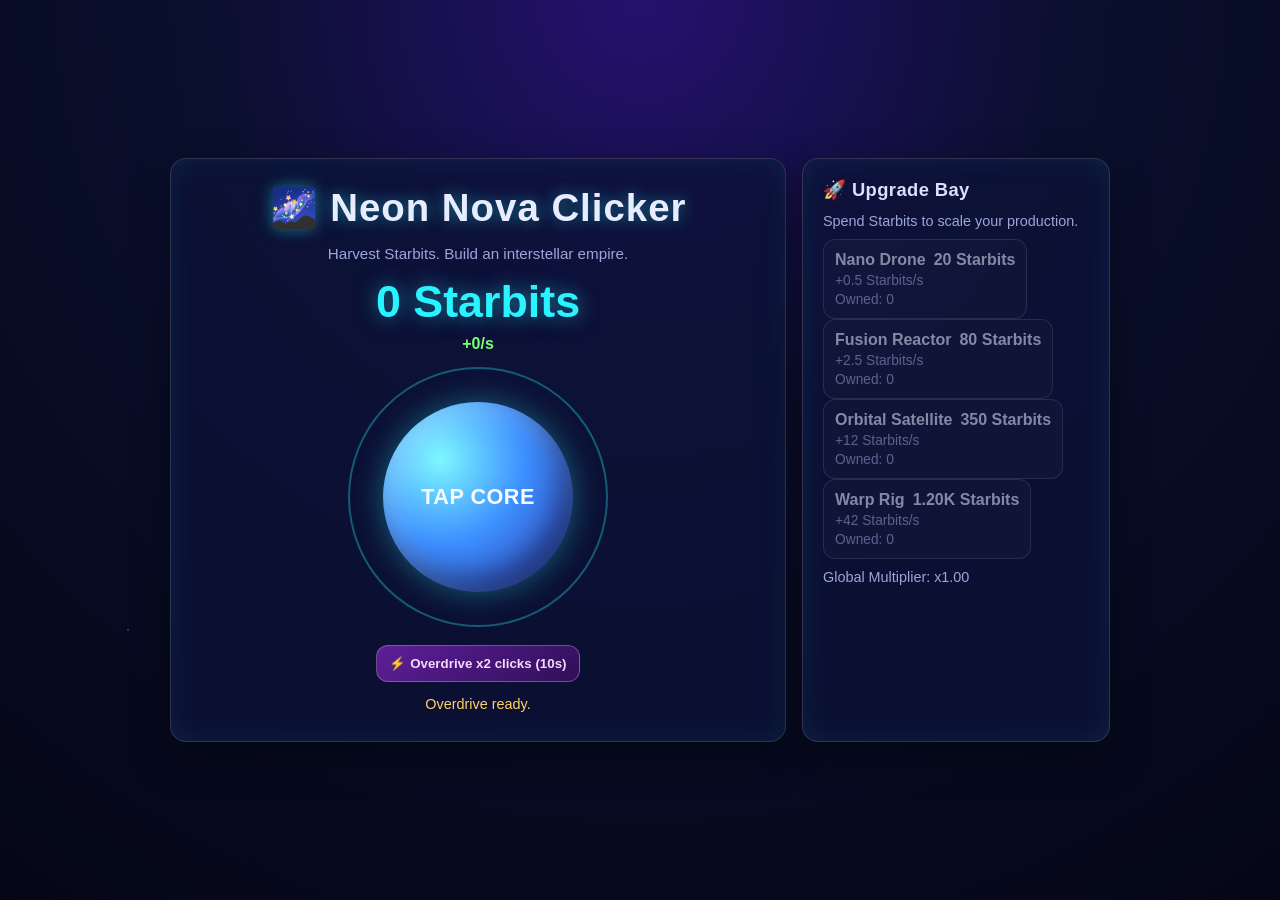
<file: index.html>
<!DOCTYPE html>
<html lang="en">
<head>
  <meta charset="UTF-8" />
  <meta name="viewport" content="width=device-width, initial-scale=1.0" />
  <title>Neon Nova Clicker</title>
  <style>
    :root {
      --bg1: #0a0f2d;
      --bg2: #130f40;
      --panel: rgba(13, 18, 56, 0.8);
      --accent: #29f3ff;
      --accent2: #ff4fd8;
      --success: #78ff72;
      --text: #e8ecff;
      --muted: #9ba6da;
      --warning: #ffd166;
    }

    * {
      box-sizing: border-box;
    }

    body {
      margin: 0;
      font-family: "Trebuchet MS", "Segoe UI", sans-serif;
      background: radial-gradient(circle at top, #25116f 0%, var(--bg1) 40%, #050716 100%);
      color: var(--text);
      min-height: 100vh;
      overflow: hidden;
    }

    .stars {
      position: fixed;
      inset: 0;
      pointer-events: none;
      background-image:
        radial-gradient(2px 2px at 20% 30%, #fff, transparent 60%),
        radial-gradient(1px 1px at 70% 70%, #d8f1ff, transparent 60%),
        radial-gradient(2px 2px at 40% 80%, #f7dbff, transparent 60%),
        radial-gradient(1px 1px at 90% 40%, #b6d4ff, transparent 60%),
        radial-gradient(2px 2px at 10% 70%, #ffe5fd, transparent 60%);
      opacity: 0.45;
      animation: drift 20s linear infinite;
    }

    @keyframes drift {
      from { transform: translateY(0); }
      to { transform: translateY(-40px); }
    }

    .app {
      position: relative;
      z-index: 2;
      max-width: 980px;
      margin: 0 auto;
      padding: 20px;
      display: grid;
      gap: 16px;
      grid-template-columns: 2fr 1fr;
      min-height: 100vh;
      align-content: center;
    }

    .panel {
      background: var(--panel);
      border: 1px solid rgba(255, 255, 255, 0.15);
      border-radius: 16px;
      box-shadow: 0 14px 40px rgba(0, 0, 0, 0.4),
                  inset 0 0 30px rgba(41, 243, 255, 0.08);
      backdrop-filter: blur(8px);
    }

    .main {
      padding: 26px;
      display: flex;
      flex-direction: column;
      align-items: center;
      justify-content: center;
      gap: 14px;
      text-align: center;
      position: relative;
      overflow: hidden;
    }

    h1 {
      margin: 0;
      font-size: clamp(1.6rem, 3.2vw, 2.4rem);
      letter-spacing: 1px;
      text-shadow: 0 0 16px rgba(41, 243, 255, 0.45);
    }

    .subtitle {
      margin: 0;
      color: var(--muted);
      font-size: 0.95rem;
    }

    .score {
      font-size: clamp(1.5rem, 4.2vw, 2.8rem);
      color: var(--accent);
      font-weight: 700;
      text-shadow: 0 0 20px rgba(41, 243, 255, 0.5);
    }

    .per-second {
      color: var(--success);
      font-weight: 700;
      margin-top: -6px;
    }

    .planet-wrap {
      position: relative;
      width: 260px;
      height: 260px;
      display: grid;
      place-items: center;
    }

    .pulse {
      position: absolute;
      width: 100%;
      height: 100%;
      border-radius: 50%;
      border: 2px solid rgba(41, 243, 255, 0.18);
      animation: pulse 2.6s infinite;
    }

    .pulse:nth-child(2) {
      animation-delay: 0.7s;
    }

    @keyframes pulse {
      0% { transform: scale(0.86); opacity: 0.65; }
      70% { opacity: 0.05; }
      100% { transform: scale(1.3); opacity: 0; }
    }

    .clicker {
      width: 190px;
      height: 190px;
      border: none;
      border-radius: 50%;
      background: radial-gradient(circle at 30% 30%, #7df8ff 0%, #3d8fff 45%, #2b2d9f 100%);
      color: #f5fbff;
      font-size: 1.35rem;
      font-weight: 800;
      letter-spacing: 0.5px;
      cursor: pointer;
      box-shadow: 0 0 30px rgba(41, 243, 255, 0.35),
                  inset -12px -16px 24px rgba(0, 0, 0, 0.35),
                  inset 10px 10px 30px rgba(255, 255, 255, 0.2);
      transition: transform 120ms ease, filter 140ms ease;
      position: relative;
      z-index: 2;
    }

    .clicker:hover {
      filter: brightness(1.08);
    }

    .clicker:active {
      transform: scale(0.93);
      filter: brightness(1.15);
    }

    .boost-row {
      display: flex;
      gap: 10px;
      flex-wrap: wrap;
      justify-content: center;
      margin-top: 4px;
    }

    .ability {
      border: 1px solid rgba(255, 255, 255, 0.26);
      background: linear-gradient(145deg, #5f1f9a, #2f0f57);
      color: #f6d7ff;
      border-radius: 12px;
      padding: 10px 12px;
      font-weight: 700;
      cursor: pointer;
      transition: transform 130ms ease, box-shadow 130ms ease;
      min-width: 180px;
    }

    .ability[disabled] {
      cursor: not-allowed;
      opacity: 0.55;
    }

    .ability:not([disabled]):hover {
      transform: translateY(-1px);
      box-shadow: 0 10px 24px rgba(192, 107, 255, 0.28);
    }

    .cooldown {
      color: var(--warning);
      font-size: 0.9rem;
      min-height: 1.2rem;
    }

    .shop {
      padding: 20px;
      display: flex;
      flex-direction: column;
      gap: 10px;
    }

    .shop h2 {
      margin: 0 0 2px;
      font-size: 1.15rem;
      color: #dcdefc;
      letter-spacing: 0.4px;
    }

    .shop-note {
      margin: 0;
      color: var(--muted);
      font-size: 0.9rem;
    }

    .upgrade {
      border: 1px solid rgba(255, 255, 255, 0.18);
      border-radius: 12px;
      background: rgba(255, 255, 255, 0.04);
      padding: 11px;
      text-align: left;
      color: var(--text);
      cursor: pointer;
      transition: border-color 120ms ease, transform 120ms ease;
      font: inherit;
    }

    .upgrade .top {
      display: flex;
      justify-content: space-between;
      gap: 8px;
      font-weight: 700;
    }

    .upgrade .desc {
      display: block;
      margin-top: 4px;
      color: var(--muted);
      font-size: 0.86rem;
    }

    .upgrade:not([disabled]):hover {
      border-color: var(--accent);
      transform: translateY(-1px);
    }

    .upgrade[disabled] {
      opacity: 0.55;
      cursor: not-allowed;
    }

    .floating {
      position: absolute;
      font-weight: 800;
      color: #b5f9ff;
      text-shadow: 0 0 15px rgba(117, 246, 255, 0.7);
      animation: rise 900ms ease-out forwards;
      pointer-events: none;
      white-space: nowrap;
    }

    @keyframes rise {
      from { transform: translateY(0) scale(1); opacity: 1; }
      to { transform: translateY(-65px) scale(1.06); opacity: 0; }
    }

    .toast {
      position: fixed;
      bottom: 18px;
      left: 50%;
      transform: translateX(-50%);
      background: rgba(12, 18, 50, 0.9);
      border: 1px solid rgba(255, 255, 255, 0.25);
      border-radius: 999px;
      padding: 9px 15px;
      font-size: 0.92rem;
      color: #f8ebff;
      box-shadow: 0 8px 24px rgba(0, 0, 0, 0.4);
      opacity: 0;
      transition: opacity 220ms ease;
      pointer-events: none;
    }

    .toast.show {
      opacity: 1;
    }

    @media (max-width: 840px) {
      body { overflow: auto; }
      .app {
        grid-template-columns: 1fr;
        min-height: auto;
        padding: 14px;
      }
      .planet-wrap {
        width: 220px;
        height: 220px;
      }
      .clicker {
        width: 170px;
        height: 170px;
      }
    }
  </style>
</head>
<body>
  <div class="stars"></div>
  <main class="app">
    <section class="panel main" id="mainPanel">
      <h1>🌌 Neon Nova Clicker</h1>
      <p class="subtitle">Harvest Starbits. Build an interstellar empire.</p>
      <div class="score" id="score">0 Starbits</div>
      <div class="per-second" id="perSecond">+0/s</div>

      <div class="planet-wrap" id="planetWrap">
        <div class="pulse"></div>
        <div class="pulse"></div>
        <button class="clicker" id="clickBtn" type="button">TAP CORE</button>
      </div>

      <div class="boost-row">
        <button class="ability" id="overdriveBtn" type="button">
          ⚡ Overdrive x2 clicks (10s)
        </button>
      </div>
      <div class="cooldown" id="cooldownText"></div>
    </section>

    <aside class="panel shop" id="shopPanel">
      <h2>🚀 Upgrade Bay</h2>
      <p class="shop-note">Spend Starbits to scale your production.</p>
      <div id="upgrades"></div>
      <p class="shop-note" id="multiplierInfo">Global Multiplier: x1.00</p>
    </aside>
  </main>

  <div class="toast" id="toast"></div>

  <script>
    const state = {
      starbits: 0,
      clickPower: 1,
      passivePerSec: 0,
      globalMultiplier: 1,
      overdriveActiveUntil: 0,
      overdriveCooldownUntil: 0,
      upgrades: [
        { id: "cursor", name: "Nano Drone", baseCost: 20, cost: 20, owned: 0, perSec: 0.5, description: "+0.5 Starbits/s" },
        { id: "reactor", name: "Fusion Reactor", baseCost: 80, cost: 80, owned: 0, perSec: 2.5, description: "+2.5 Starbits/s" },
        { id: "satellite", name: "Orbital Satellite", baseCost: 350, cost: 350, owned: 0, perSec: 12, description: "+12 Starbits/s" },
        { id: "warp", name: "Warp Rig", baseCost: 1200, cost: 1200, owned: 0, perSec: 42, description: "+42 Starbits/s" },
      ],
    };

    const scoreEl = document.getElementById("score");
    const perSecondEl = document.getElementById("perSecond");
    const upgradesEl = document.getElementById("upgrades");
    const multiplierInfoEl = document.getElementById("multiplierInfo");
    const clickBtn = document.getElementById("clickBtn");
    const planetWrap = document.getElementById("planetWrap");
    const toastEl = document.getElementById("toast");
    const overdriveBtn = document.getElementById("overdriveBtn");
    const cooldownText = document.getElementById("cooldownText");

    const format = (n) => {
      if (n < 1000) return n.toFixed(n % 1 ? 1 : 0);
      const units = ["K", "M", "B", "T", "Qa", "Qi"];
      let unitIndex = -1;
      let value = n;
      while (value >= 1000 && unitIndex < units.length - 1) {
        value /= 1000;
        unitIndex += 1;
      }
      return `${value.toFixed(value >= 100 ? 0 : value >= 10 ? 1 : 2)}${units[unitIndex]}`;
    };

    function calculatePerSecond() {
      return state.passivePerSec * state.globalMultiplier;
    }

    function clickValue() {
      const base = state.clickPower * state.globalMultiplier;
      const boosted = Date.now() < state.overdriveActiveUntil ? base * 2 : base;
      return boosted;
    }

    function updateUI() {
      scoreEl.textContent = `${format(state.starbits)} Starbits`;
      perSecondEl.textContent = `+${format(calculatePerSecond())}/s`;
      multiplierInfoEl.textContent = `Global Multiplier: x${state.globalMultiplier.toFixed(2)}`;

      const now = Date.now();
      if (now < state.overdriveActiveUntil) {
        const left = Math.ceil((state.overdriveActiveUntil - now) / 1000);
        cooldownText.textContent = `⚡ Overdrive active: ${left}s`;
        overdriveBtn.disabled = true;
      } else if (now < state.overdriveCooldownUntil) {
        const left = Math.ceil((state.overdriveCooldownUntil - now) / 1000);
        cooldownText.textContent = `Overdrive recharging: ${left}s`;
        overdriveBtn.disabled = true;
      } else {
        cooldownText.textContent = "Overdrive ready.";
        overdriveBtn.disabled = false;
      }

      for (const button of upgradesEl.querySelectorAll("button")) {
        const index = Number(button.dataset.upgradeIndex);
        const item = state.upgrades[index];
        button.disabled = state.starbits < item.cost;
        button.querySelector(".cost").textContent = `${format(item.cost)} Starbits`;
        button.querySelector(".owned").textContent = `Owned: ${item.owned}`;
      }
    }

    function showToast(message) {
      toastEl.textContent = message;
      toastEl.classList.add("show");
      clearTimeout(showToast._timer);
      showToast._timer = setTimeout(() => toastEl.classList.remove("show"), 1400);
    }

    function spawnFloating(text, x, y) {
      const pop = document.createElement("div");
      pop.className = "floating";
      pop.textContent = `+${text}`;
      pop.style.left = `${x}px`;
      pop.style.top = `${y}px`;
      planetWrap.appendChild(pop);
      setTimeout(() => pop.remove(), 900);
    }

    function createUpgradeButtons() {
      upgradesEl.innerHTML = "";
      state.upgrades.forEach((item, index) => {
        const btn = document.createElement("button");
        btn.className = "upgrade";
        btn.type = "button";
        btn.dataset.upgradeIndex = index;
        btn.innerHTML = `
          <div class="top">
            <span>${item.name}</span>
            <span class="cost">${format(item.cost)} Starbits</span>
          </div>
          <span class="desc">${item.description}</span>
          <span class="desc owned">Owned: ${item.owned}</span>
        `;

        btn.addEventListener("click", () => {
          if (state.starbits < item.cost) return;
          state.starbits -= item.cost;
          item.owned += 1;
          state.passivePerSec += item.perSec;
          item.cost = Math.ceil(item.baseCost * Math.pow(1.18, item.owned));

          if (item.owned % 10 === 0) {
            state.globalMultiplier += 0.08;
            showToast(`Milestone! ${item.name} x${item.owned} → Multiplier up!`);
          } else {
            showToast(`${item.name} online.`);
          }

          updateUI();
        });

        upgradesEl.appendChild(btn);
      });
    }

    clickBtn.addEventListener("click", (event) => {
      const gain = clickValue();
      state.starbits += gain;
      const rect = planetWrap.getBoundingClientRect();
      const x = event.clientX - rect.left - 20 + (Math.random() * 22 - 11);
      const y = event.clientY - rect.top - 8 + (Math.random() * 20 - 10);
      spawnFloating(format(gain), Math.max(12, x), Math.max(20, y));
      updateUI();
    });

    overdriveBtn.addEventListener("click", () => {
      const now = Date.now();
      if (now < state.overdriveCooldownUntil || now < state.overdriveActiveUntil) return;
      state.overdriveActiveUntil = now + 10_000;
      state.overdriveCooldownUntil = now + 30_000;
      showToast("Overdrive engaged! Click power doubled.");
      updateUI();
    });

    setInterval(() => {
      state.starbits += calculatePerSecond() / 10;
      updateUI();
    }, 100);

    setInterval(updateUI, 250);

    createUpgradeButtons();
    updateUI();
  </script>
</body>
</html>
</file>
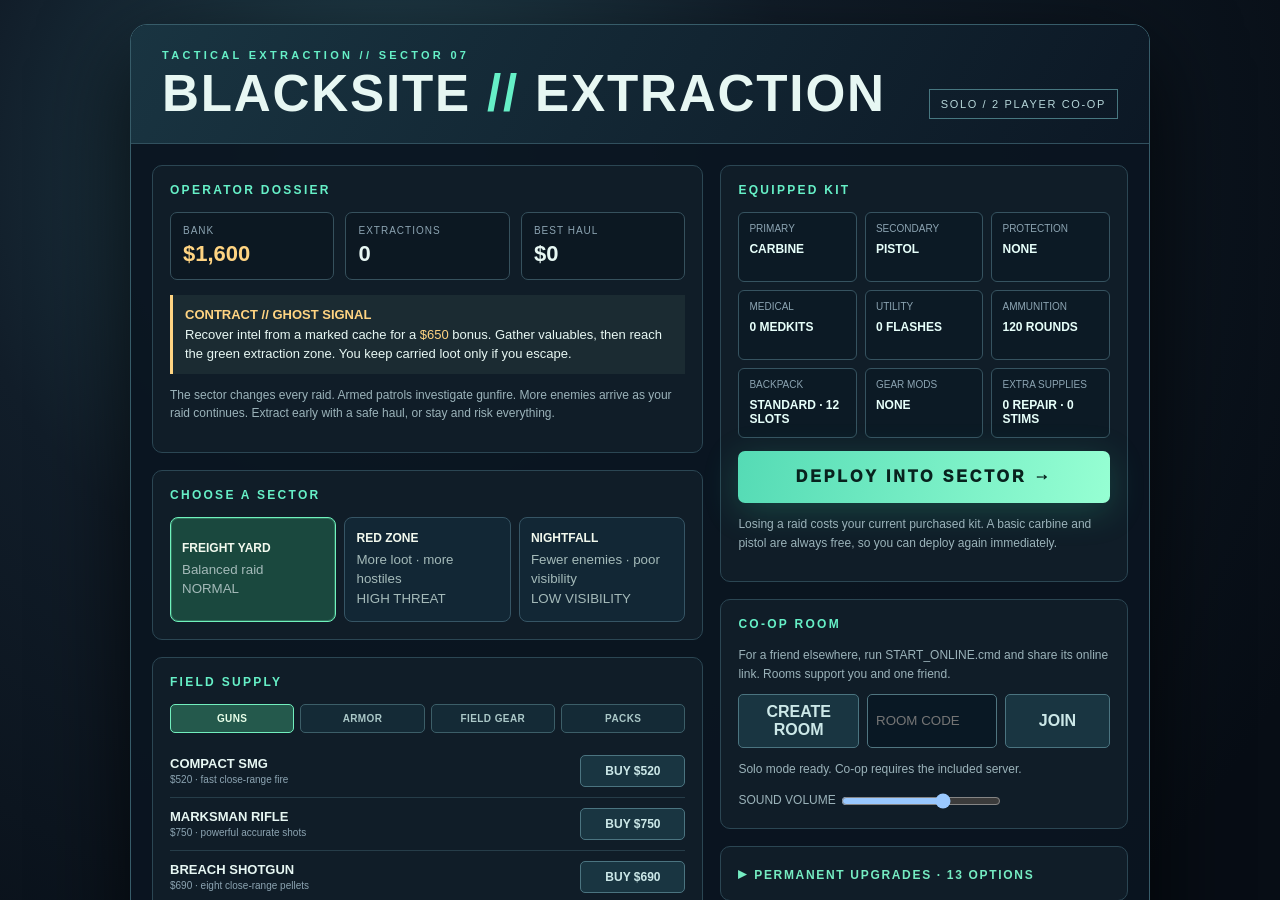
<file: Blacksite_Coop/index.html>
<!doctype html>
<html lang="en">
<head>
<meta charset="utf-8"><meta name="viewport" content="width=device-width,initial-scale=1">
<title>BLACKSITE // Extraction</title>
<style>
:root{color-scheme:dark;--bg:#090f17;--panel:#111c28;--line:#284254;--mint:#66f0c7;--gold:#ffd482;--red:#ff6877;--muted:#8ca4b2}*{box-sizing:border-box}html,body{margin:0;width:100%;height:100%;background:#070d14;color:#e7f7f3;font-family:Inter,Segoe UI,Arial,sans-serif;overflow:hidden}button{font:inherit;cursor:pointer}#game{width:100vw;height:100vh;display:block;cursor:crosshair;background:#111e25}#hud{position:absolute;inset:0;pointer-events:none;display:none}#hud.active{display:block}.bar{position:absolute;left:22px;top:18px;display:flex;gap:10px;align-items:center}.plate,.corner,.notice,.extractPrompt{background:#0b1721df;border:1px solid #41617488;box-shadow:0 8px 34px #0008, inset 0 1px #ffffff15;border-radius:9px;backdrop-filter:blur(7px)}.plate{padding:9px 13px;font-size:12px;letter-spacing:.1em;font-weight:800}.plate b{font-size:18px;letter-spacing:0}.health{width:155px;height:8px;border-radius:9px;overflow:hidden;background:#3a2331;margin-top:6px}.health i{display:block;height:100%;width:100%;background:linear-gradient(90deg,#e34763,#ff9e82)}.corner{position:absolute;bottom:20px;left:22px;padding:13px 17px;font-size:13px;line-height:1.65;min-width:225px}.corner.right{left:auto;right:22px;min-width:185px}.corner strong{color:var(--mint)}.notice{position:absolute;top:85px;left:50%;transform:translateX(-50%);padding:11px 20px;color:var(--gold);font-size:13px;letter-spacing:.06em;opacity:0;transition:opacity .2s;white-space:nowrap}.notice.show{opacity:1}.extractPrompt{position:absolute;bottom:118px;left:50%;transform:translateX(-50%);padding:13px 24px;text-align:center;color:var(--mint);font-weight:800;display:none}.extractPrompt small{display:block;color:#b1c9cb;margin-top:6px;font-weight:500}.hint{position:absolute;right:23px;top:18px;text-align:right;font-size:11px;color:#b0c6ca;line-height:1.7;text-shadow:0 2px 4px #000}.overlay{position:absolute;inset:0;background:radial-gradient(circle at 30% 20%,#244652 0%,#111d29 37%,#070d15 90%);display:flex;justify-content:center;align-items:flex-start;overflow:auto;padding:24px}.shell{margin:auto 0;flex:none;width:min(1020px,100%);border:1px solid #375c69;background:#0a1520ef;border-radius:17px;box-shadow:0 30px 90px #000b;overflow:hidden}.mast{padding:24px 31px;border-bottom:1px solid #31505e;display:flex;justify-content:space-between;align-items:flex-end;background:linear-gradient(120deg,#193441,#0c1825)}.eyebrow{color:var(--mint);font-size:11px;letter-spacing:.3em;font-weight:900}.mast h1{font-size:clamp(28px,4vw,52px);margin:7px 0 0;line-height:1;letter-spacing:.035em}.mast h1 span{color:var(--mint)}.badge{border:1px solid #477780;padding:8px 11px;font-size:11px;letter-spacing:.15em;color:#b6d6d9}.grid{display:grid;grid-template-columns:1.15fr .85fr;gap:17px;padding:21px}.box{border:1px solid #2b4653;background:#101d28;border-radius:10px;padding:17px}.box h2{font-size:12px;color:var(--mint);letter-spacing:.19em;text-transform:uppercase;margin:0 0 15px}.stats{display:flex;gap:11px}.stat{flex:1;border:1px solid #36515d;border-radius:7px;padding:12px;background:#0c1822}.stat small{display:block;color:var(--muted);font-size:10px;letter-spacing:.1em}.stat b{display:block;font-size:22px;margin-top:5px}.muted{color:#9bb3ba;font-size:12px;line-height:1.55}.mission{margin-top:15px;border-left:3px solid var(--gold);padding:10px 12px;background:#1b2b32;font-size:13px;line-height:1.5}.mission b{color:var(--gold)}.shoprow{display:flex;gap:8px;align-items:center;border-top:1px solid #263d49;padding:10px 0;font-size:12px}.shoprow:first-of-type{border:0}.shoprow .desc{flex:1}.shoprow .desc b{font-size:13px}.shoprow .desc small{display:block;color:var(--muted);margin-top:3px}.smallbtn{background:#193541;border:1px solid #4b7480;color:#cce8e8;border-radius:5px;padding:8px 10px;min-width:105px;font-weight:800}.smallbtn:hover:not(:disabled){background:#286171}.smallbtn:disabled{opacity:.35;cursor:default}.loadout{display:grid;grid-template-columns:repeat(3,1fr);gap:8px;margin:10px 0 13px}.slot{border:1px solid #365360;background:#0c1a25;border-radius:6px;padding:10px;font-size:12px;min-height:70px}.slot small{display:block;color:var(--muted);font-size:10px;margin-bottom:8px}.slot b{color:#e7fffa}.deploy{background:linear-gradient(100deg,#55dbb5,#96ffd3);border:none;color:#08221e;font-size:16px;font-weight:950;letter-spacing:.18em;padding:17px 25px;border-radius:7px;width:100%;box-shadow:0 8px 35px #36e0aa35}.deploy:hover{filter:brightness(1.12)}.footer{padding:10px 24px 20px;font-size:11px;color:#789ba4;text-align:center}.report{display:none;margin:0 21px 0;border:1px solid #456271;padding:12px 15px;border-radius:7px;background:#172837;font-size:13px;line-height:1.5}.report.good{border-color:#3dbf9c}.report.bad{border-color:#dc5d6e}.report b{display:block;font-size:17px;margin-bottom:3px}.money{color:var(--gold)}@media(max-width:760px){.grid{grid-template-columns:1fr}.mast{padding:20px}.overlay{align-items:flex-start}.hint{display:none}.corner.right{bottom:20px;font-size:11px}.corner{font-size:11px;min-width:0}.bar{gap:5px;left:10px;top:9px}.plate{padding:7px;font-size:10px}.plate b{font-size:13px}}
.shopTabs{display:grid;grid-template-columns:repeat(4,minmax(0,1fr));gap:6px;margin-bottom:12px}.shopTab{background:#142a36;color:#abc8c8;border:1px solid #3c5e68;border-radius:5px;padding:8px 4px;font-size:10px;font-weight:800;letter-spacing:.04em}.shopTab.active{background:#24594c;color:#e8ffe9;border-color:#72efbe}.upgradeDetails summary{cursor:pointer;color:#75ecc2;font-weight:800;font-size:12px;letter-spacing:.14em;list-style:none}.upgradeDetails summary::-webkit-details-marker{display:none}.upgradeDetails summary:before{content:'▸ ';font-size:16px}.upgradeDetails[open] summary:before{content:'▾ '}.upgradeDetails[open] summary{margin-bottom:14px}.sectorCards{display:grid;grid-template-columns:repeat(3,1fr);gap:8px}.sectorCard{border:1px solid #365565;background:#122735;border-radius:8px;color:#bbd2d5;text-align:left;padding:11px;min-height:105px;transition:transform .15s,border-color .15s,background .15s}.sectorCard:hover{transform:translateY(-2px);border-color:#75dbbd}.sectorCard.active{background:#1a483e;border-color:#70f3bd;box-shadow:inset 0 0 0 1px #70f3bd3d}.sectorCard b{display:block;color:#f2f9ee;font-size:12px;margin-bottom:5px}.sectorCard small{line-height:1.45;color:#a4bab9}.objective{position:absolute;left:22px;top:90px;background:#0b1721df;border:1px solid #41617488;border-left:3px solid #ffc778;box-shadow:0 8px 25px #0007;border-radius:6px;padding:9px 13px;min-width:260px;max-width:330px;font-size:12px;color:#bed2d1}.objective b{display:block;color:#ffe3a8;letter-spacing:.08em;margin-bottom:4px}.objective span{line-height:1.4}.hudDetail{position:absolute;top:11px;left:50%;transform:translateX(-50%);color:#cef3e9;font-size:11px;letter-spacing:.14em;font-weight:800;text-shadow:0 2px 7px #000}.feed{position:absolute;left:22px;bottom:168px;color:#c7e6da;font-size:12px;line-height:1.6;text-shadow:0 2px 5px #000}.feed span{display:block;animation:feedIn .3s ease-out}@keyframes feedIn{from{opacity:0;transform:translateY(6px)}to{opacity:1;transform:translateY(0)}}@media(max-width:760px){.shopTabs{display:grid;grid-template-columns:repeat(4,minmax(0,1fr));gap:6px;margin-bottom:12px}.shopTab{background:#142a36;color:#abc8c8;border:1px solid #3c5e68;border-radius:5px;padding:8px 4px;font-size:10px;font-weight:800;letter-spacing:.04em}.shopTab.active{background:#24594c;color:#e8ffe9;border-color:#72efbe}.upgradeDetails summary{cursor:pointer;color:#75ecc2;font-weight:800;font-size:12px;letter-spacing:.14em;list-style:none}.upgradeDetails summary::-webkit-details-marker{display:none}.upgradeDetails summary:before{content:'▸ ';font-size:16px}.upgradeDetails[open] summary:before{content:'▾ '}.upgradeDetails[open] summary{margin-bottom:14px}.sectorCards{grid-template-columns:1fr}.sectorCard{min-height:0}.objective{left:10px;top:66px;max-width:190px;font-size:10px}.feed{display:none}.hudDetail{display:none}}
#backpackPanel{position:absolute;z-index:8;left:50%;top:50%;transform:translate(-50%,-50%);width:min(610px,calc(100vw - 30px));max-height:min(680px,calc(100vh - 36px));overflow:auto;background:#0c1924f4;border:1px solid #5c948c;box-shadow:0 30px 100px #000e;border-radius:13px;display:none;pointer-events:auto;padding:19px;backdrop-filter:blur(16px)}#backpackPanel.open{display:block}.bagTop{display:flex;justify-content:space-between;gap:12px;align-items:start;border-bottom:1px solid #41606c;padding-bottom:12px}.bagTop b{color:#87f4bf;letter-spacing:.17em;font-size:17px}.bagTop small{color:#a4c0c6;display:block;margin-top:5px}.bagMeter{background:#142b34;border-radius:8px;height:12px;margin:15px 0;overflow:hidden}.bagMeter i{display:block;height:100%;background:linear-gradient(90deg,#59dcae,#ffd07c);width:0%}.bagGrid{display:grid;grid-template-columns:repeat(6,minmax(0,1fr));gap:7px}.bagItem{border:1px solid #436775;border-radius:7px;background:#182d38;padding:9px;min-height:88px;display:flex;flex-direction:column;justify-content:space-between}.bagItem.rare{border-color:#9b72ca;background:#322943}.bagItem.epic{border-color:#e6b06e;background:#413127}.bagItem b{font-size:11px}.bagItem small{font-size:10px;color:#a5bac2}.bagItem button{border:1px solid #95626b;background:#3d2029;color:#ffc4c6;border-radius:4px;font-size:10px;padding:4px}.bagActions{display:flex;gap:7px;align-items:center}.bagActions button{background:#244351;border:1px solid #6a8b91;color:#d2f5e8;border-radius:5px;padding:6px 9px;font-size:12px;cursor:pointer}.bagEmpty{grid-column:span 6;text-align:center;color:#82a2a9;border:1px dashed #41606c;border-radius:7px;padding:34px 12px}.bagToggle{position:absolute;left:22px;bottom:120px;pointer-events:auto;background:#133345dd;border:1px solid #59bbaa;color:#d7ffec;border-radius:7px;padding:9px 13px;font-size:12px;letter-spacing:.08em;font-weight:800;box-shadow:0 8px 20px #0008}.bagToggle:hover{background:#215d64}.bagBackdrop{position:absolute;inset:0;background:#07111b88;z-index:7;display:none;pointer-events:auto}.bagBackdrop.open{display:block}@media(max-width:650px){.bagGrid{grid-template-columns:repeat(3,minmax(0,1fr))}.bagItem{grid-column:span 1!important}}
</style>
</head>
<body>
<canvas id="game"></canvas>
<div id="hud"><div id="hudDetail" class="hudDetail">SECTOR 07 · GHOST SIGNAL</div><div class="bar"><div class="plate">VITALS <b id="hp">100</b><div class="health"><i id="hpbar"></i></div></div><div class="plate">ARMOR <b id="armor">0</b></div><div class="plate">RAID <b id="timer">00:00</b></div><div class="plate">THREAT <b id="threat">LOW</b></div></div><div class="hint">WASD MOVE · MOUSE AIM · CLICK FIRE · SHIFT SPRINT<br>R RELOAD · E SEARCH / EXTRACT · Q MEDKIT · F FLASH · V ARMOR · C ADRENALINE · B BACKPACK<br>1 / 2 SWITCH WEAPONS · TAB SHOW MAP · ESC PAUSE</div><div class="corner"><strong id="gunName">CARBINE</strong> <span id="ammo">30 / 120</span><br>MEDKITS <span id="meds">0</span> · FLASHES <span id="flashes">0</span><br>REPAIR [V] <span id="repairs">0</span> · STIMS [C] <span id="stims">0</span><br>RESERVE <span id="reserve">0</span></div><div class="corner right">BAG <strong id="bag">$0</strong><br>WEIGHT <span id="weight">0 / 12</span><br>KILLS <span id="kills">0</span> · CACHES <span id="caches">0</span></div><button id="bagToggle" class="bagToggle">▣ BACKPACK [B]</button><div id="feed" class="feed"></div><div id="bagBackdrop" class="bagBackdrop"></div><div id="backpackPanel"><div class="bagTop"><div><b id="bagTitle">TACTICAL BACKPACK</b><small id="bagSummary">0 / 12 slots used</small></div><div class="bagActions"><button id="sortBag">SORT VALUE</button><button id="closeBag">CLOSE [B]</button></div></div><div class="bagMeter"><i id="bagMeterFill"></i></div><div id="bagItems" class="bagGrid"></div><p class="muted">Each item uses 1–3 slots. Drop an item to make room; it stays on the ground and anyone on your team can pick it up. Contract intel pays its bonus automatically.</p></div><div id="objective" class="objective"><b>OBJECTIVE</b><span id="objectiveText">Find and retrieve the encrypted intel.</span></div><div id="notice" class="notice"></div><div id="extractPrompt" class="extractPrompt"></div></div>
<div id="menu" class="overlay"><div class="shell"><div class="mast"><div><div class="eyebrow">TACTICAL EXTRACTION // SECTOR 07</div><h1>BLACKSITE<span> // </span>EXTRACTION</h1></div><div class="badge">SOLO / 2 PLAYER CO-OP</div></div><div id="report" class="report"></div><div class="grid"><div><div class="box"><h2>Operator dossier</h2><div class="stats"><div class="stat"><small>BANK</small><b class="money" id="bank">$0</b></div><div class="stat"><small>EXTRACTIONS</small><b id="extractions">0</b></div><div class="stat"><small>BEST HAUL</small><b id="best">$0</b></div></div><div class="mission"><b>CONTRACT // GHOST SIGNAL</b><br>Recover intel from a marked cache for a <span class="money">$650</span> bonus. Gather valuables, then reach the green extraction zone. You keep carried loot only if you escape.</div><p class="muted">The sector changes every raid. Armed patrols investigate gunfire. More enemies arrive as your raid continues. Extract early with a safe haul, or stay and risk everything.</p></div><div class="box" style="margin-top:17px"><h2>Choose a sector</h2><div id="sectors" class="sectorCards"></div></div><div class="box" style="margin-top:17px"><h2>Field supply</h2><div id="shopTabs" class="shopTabs"></div><div id="shop"></div></div></div><div><div class="box"><h2>Equipped kit</h2><div class="loadout"><div class="slot"><small>PRIMARY</small><b id="primary">CARBINE</b></div><div class="slot"><small>SECONDARY</small><b>PISTOL</b></div><div class="slot"><small>PROTECTION</small><b id="kitArmor">NONE</b></div><div class="slot"><small>MEDICAL</small><b id="kitMeds">0 MEDKITS</b></div><div class="slot"><small>UTILITY</small><b id="kitFlash">0 FLASHES</b></div><div class="slot"><small>AMMUNITION</small><b id="kitAmmo">120 ROUNDS</b></div><div class="slot"><small>BACKPACK</small><b id="kitBag">STANDARD · 12</b></div><div class="slot"><small>GEAR MODS</small><b id="kitMods">NONE</b></div><div class="slot"><small>EXTRA SUPPLIES</small><b id="kitSupplies">0 REPAIR · 0 STIMS</b></div></div><button id="deploy" class="deploy">DEPLOY INTO SECTOR →</button><p class="muted">Losing a raid costs your current purchased kit. A basic carbine and pistol are always free, so you can deploy again immediately.</p></div><div class="box" style="margin-top:17px"><h2>Co-op room</h2><div class="muted">For a friend elsewhere, run START_ONLINE.cmd and share its online link. Rooms support you and one friend.</div><div style="display:flex;gap:8px;margin-top:10px"><button id="hostRoom" class="smallbtn">CREATE ROOM</button><input id="roomCode" maxlength="5" placeholder="ROOM CODE" style="width:130px;background:#091824;color:#e9fff4;border:1px solid #507580;border-radius:5px;padding:8px;text-transform:uppercase"><button id="joinRoom" class="smallbtn">JOIN</button></div><p id="roomStatus" class="muted">Solo mode ready. Co-op requires the included server.</p><div id="invitePanel" style="display:none;border:1px solid #456d74;border-radius:8px;padding:10px;background:#102934"><div class="muted">SHARE A LOCAL OR PRIVATE-TUNNEL LINK</div><select id="hostAddress" style="margin-top:8px;width:100%;background:#0c202d;color:#d9f7eb;border:1px solid #42656d;padding:8px;border-radius:5px"></select><button id="remoteAddress" class="smallbtn" style="display:none;margin-top:8px;width:100%">USE REMOTE / TAILSCALE ADDRESS</button><p id="remoteHelp" class="muted">For another house, start START_ONLINE.cmd on the host PC, open the temporary online address it prints, then create a room and copy the link. Only the host needs cloudflared.</p><div style="display:flex;gap:8px;margin-top:7px"><input id="inviteLink" readonly style="flex:1;min-width:0;background:#0b1a23;color:#a3ddc8;border:1px solid #42656d;padding:8px;border-radius:5px"><button id="copyInvite" class="smallbtn">COPY LINK</button></div></div><label class="muted">SOUND VOLUME <input id="volume" type="range" min="0" max="100" value="65" style="vertical-align:middle;width:160px"></label></div><div class="box" style="margin-top:17px"><details id="permanentDetails" class="upgradeDetails"><summary>PERMANENT UPGRADES · 13 OPTIONS</summary><div id="upgrades"></div></details></div><div class="box" style="margin-top:17px"><h2>How to play</h2><div class="muted"><b style="color:#e8f8f4">WASD</b> move · <b style="color:#e8f8f4">Shift</b> sprint<br><b style="color:#e8f8f4">Mouse</b> aim · <b style="color:#e8f8f4">Left click</b> shoot<br><b style="color:#e8f8f4">E</b> search caches / start extraction<br><b style="color:#e8f8f4">Q</b> heal · <b style="color:#e8f8f4">F</b> stun nearby patrols<br><b style="color:#e8f8f4">Tab</b> expand minimap · <b style="color:#e8f8f4">Esc</b> pause</div></div></div></div><div class="footer">SOLO WORKS OFFLINE · CO-OP USES A SMALL LOCAL SERVER · PROGRESS SAVES IN EACH BROWSER</div></div></div>
<script>
(()=>{'use strict';
const canvas=document.getElementById('game'),ctx=canvas.getContext('2d'),$=id=>document.getElementById(id);let W=innerWidth,H=innerHeight,dpr=1,game=null,screen='menu',keys={},mouse={x:0,y:0,down:false},audio=null,noticeUntil=0,now=0,last=performance.now();
const WORLD=2800, TAU=Math.PI*2, clamp=(v,a,b)=>Math.max(a,Math.min(b,v)),rand=(a,b)=>a+Math.random()*(b-a),dist=(a,b)=>Math.hypot(a.x-b.x,a.y-b.y),money=n=>'$'+Math.round(n).toLocaleString();
const SECTORS=[{name:'FREIGHT YARD',tag:'Balanced raid',accent:'#6ef2ba',ground:'#16272a',road:'#29392f',cover:'#735c42',enemy:26,loot:1,heavy:.13},{name:'RED ZONE',tag:'More loot · more hostiles',accent:'#ff947d',ground:'#2a2628',road:'#46342c',cover:'#855e4c',enemy:37,loot:1.42,heavy:.27},{name:'NIGHTFALL',tag:'Fewer enemies · poor visibility',accent:'#96b8f8',ground:'#182331',road:'#273142',cover:'#515c75',enemy:21,loot:1.23,heavy:.17}];let selectedSector=0;const UPGRADE_COSTS={bag:[850,1450,2300],vitality:[950,1600,2700],scavenger:[800,1300,2100],runner:[700,1250,2000],endurance:[720,1250,2050],recovery:[700,1250,2050],armorer:[900,1550,2500],marksman:[1050,1750,2800],stability:[800,1450,2350],quickhands:[820,1400,2250],medic:[600,1050,1750],signal:[950,1550,2450],hunter:[850,1450,2250]};const WEAPONS={carbine:{name:'CARBINE',rate:.135,damage:30,speed:1000,spread:.045,mag:30,reload:1.7,reserve:120,noise:6,sfx:'shot'},smg:{name:'COMPACT SMG',rate:.073,damage:18,speed:850,spread:.115,mag:42,reload:1.55,reserve:168,noise:6,sfx:'shot'},dmr:{name:'MARKSMAN RIFLE',rate:.36,damage:72,speed:1350,spread:.013,mag:12,reload:2.1,reserve:72,noise:7,sfx:'sniper'},pistol:{name:'PISTOL',rate:.27,damage:28,speed:950,spread:.065,mag:12,reload:1.35,reserve:96,noise:5,sfx:'shot'},shotgun:{name:'BREACH SHOTGUN',rate:.66,damage:13,speed:790,spread:.23,pellets:8,mag:8,reload:2.2,reserve:56,noise:8,sfx:'shotgun'},lmg:{name:'BULWARK LMG',rate:.095,damage:25,speed:920,spread:.095,mag:60,reload:3.05,reserve:240,noise:8,sfx:'lmg'},burst:{name:'BURST RIFLE',rate:.43,damage:25,speed:1080,spread:.038,mag:27,reload:1.8,reserve:135,noise:6,sfx:'burst',burst:3},suppressed:{name:'GHOST SMG',rate:.09,damage:22,speed:870,spread:.065,mag:36,reload:1.65,reserve:144,noise:1.1,sfx:'suppressed'},sniper:{name:'LONGSHOT',rate:.84,damage:135,speed:1650,spread:.006,mag:6,reload:2.65,reserve:42,noise:9,sfx:'sniper'}};const PRIMARY_GUNS=['carbine','smg','dmr','shotgun','lmg','burst','suppressed','sniper'];const BACKPACKS={standard:{name:'STANDARD',slots:12,cost:0},tactical:{name:'TACTICAL',slots:18,cost:550},expedition:{name:'EXPEDITION',slots:26,cost:1250}};const defaults={bank:1600,extractions:0,best:0,upgrades:{bag:0,vitality:0,scavenger:0}},shopList=[['armor','PLATE CARRIER','$400 · 75 armor',400],['vest','REINFORCED VEST','$780 · 140 armor',780],['heavyarmor','HEAVY ARMOR','$1,400 · 220 armor, slower movement',1400],['helmet','BALLISTIC HELMET','$350 · +35 armor',350],['plates','SPARE PLATES','$550 · +60 armor',550],['armorKit','ARMOR REPAIR KIT','$230 · restore 60 armor [V]',230],['stim','ADRENALINE','$270 · speed boost for 7s [C]',270],['hollow','HOLLOWPOINT AMMO','$650 · +15% bullet damage',650],['brake','MUZZLE BRAKE','$380 · -25% bullet spread',380],['shoes','RUNNING SHOES','$390 · +12% speed',390],['belt','AMMO BELT','$480 · +50% starting reserves',480],['med','MEDKIT','$160 · restore 65 HP',160],['flash','FLASH GRENADE','$150 · stun nearby enemies',150],['ammo','AMMO PACK','$130 · +90 rifle rounds',130],['smg','COMPACT SMG','$520 · fast close-range fire',520],['dmr','MARKSMAN RIFLE','$750 · powerful accurate shots',750],['shotgun','BREACH SHOTGUN','$690 · eight close-range pellets',690],['lmg','BULWARK LMG','$980 · sixty-round suppressive fire',980],['burst','BURST RIFLE','$720 · accurate three-round bursts',720],['suppressed','GHOST SMG','$890 · reduced enemy hearing',890],['sniper','LONGSHOT','$1,180 · high-damage precision',1180],['tactical','TACTICAL BACKPACK','$550 · 18 slots for this raid',550],['expedition','EXPEDITION BACKPACK','$1,250 · 26 slots for this raid',1250]];
let save;try{save={...defaults,...JSON.parse(localStorage.getItem('blacksite-extraction-v1')||'{}')}}catch{save={...defaults}}save.upgrades={...Object.fromEntries(Object.keys(UPGRADE_COSTS).map(id=>[id,0])),...save.upgrades};const freshKit=()=>({armor:0,helmet:0,plates:0,armorKit:0,stim:0,hollow:0,brake:0,shoes:0,belt:0,med:0,flash:0,ammo:0,primary:'carbine',backpack:'standard'});let kit=freshKit();let shopTab='weapons';const SHOP_GROUPS={weapons:['smg','dmr','shotgun','lmg','burst','suppressed','sniper'],armor:['armor','vest','heavyarmor','helmet','plates','armorKit'],field:['med','flash','ammo','stim','hollow','brake','shoes','belt'],packs:['tactical','expedition']};let bagOpen=false,bagSort='order',lastBagSignature='';
let net={socket:null,role:null,room:'',ready:false,guestKit:null,guestUpgrades:{},remoteInput:{},visual:null,sendAt:0,hostAt:0};const SEND_INTERVAL=.05;let volume=Number(localStorage.getItem('blacksite-volume')||65)/100;$('volume').value=Math.round(volume*100);$('volume').oninput=e=>{volume=e.target.value/100;localStorage.setItem('blacksite-volume',e.target.value)};
function persist(){try{localStorage.setItem('blacksite-extraction-v1',JSON.stringify(save))}catch{}}
function resize(){dpr=Math.min(devicePixelRatio||1,2);W=innerWidth;H=innerHeight;canvas.width=Math.round(W*dpr);canvas.height=Math.round(H*dpr);canvas.style.width=W+'px';canvas.style.height=H+'px';ctx.setTransform(dpr,0,0,dpr,0,0)}addEventListener('resize',resize);resize();
let noiseBuffer=null;
function sound(type){if(net.role==='host')send({type:'sound',sound:type});try{audio??=new (window.AudioContext||window.webkitAudioContext)();if(audio.state==='suspended')audio.resume();let t=audio.currentTime,master=audio.createDynamicsCompressor();master.threshold.value=-18;master.ratio.value=4;master.connect(audio.destination);if(!noiseBuffer){noiseBuffer=audio.createBuffer(1,audio.sampleRate*.7,audio.sampleRate);let samples=noiseBuffer.getChannelData(0);for(let i=0;i<samples.length;i++)samples[i]=Math.random()*2-1}
function tone(freq,end,dur,gain,wave='triangle',delay=0){let o=audio.createOscillator(),g=audio.createGain(),start=t+delay;o.type=wave;o.frequency.setValueAtTime(freq,start);o.frequency.exponentialRampToValueAtTime(Math.max(end,20),start+dur);g.gain.setValueAtTime(Math.max(.0001,gain*volume),start);g.gain.exponentialRampToValueAtTime(.0001,start+dur);o.connect(g);g.connect(master);o.start(start);o.stop(start+dur+.01)}
function hiss(dur,gain,filter=1200,delay=0){let n=audio.createBufferSource(),f=audio.createBiquadFilter(),g=audio.createGain(),start=t+delay;n.buffer=noiseBuffer;f.type='bandpass';f.frequency.value=filter;f.Q.value=.6;g.gain.setValueAtTime(Math.max(.0001,gain*volume),start);g.gain.exponentialRampToValueAtTime(.0001,start+dur);n.connect(f);f.connect(g);g.connect(master);n.start(start);n.stop(start+dur+.01)}
switch(type){case 'shot':tone(135,43,.14,.27,'sawtooth');tone(67,35,.23,.24);hiss(.11,.4,1600);hiss(.22,.13,350, .02);break;case 'shotgun':tone(86,29,.26,.38,'sawtooth');hiss(.21,.6,1300);hiss(.36,.18,400,.02);break;case 'suppressed':tone(205,95,.09,.12,'sine');hiss(.09,.18,2200);break;case 'sniper':tone(100,27,.34,.39,'sawtooth');hiss(.28,.5,1200);hiss(.38,.16,500,.05);break;case 'lmg':tone(122,40,.14,.26,'sawtooth');hiss(.13,.34,1300);break;case 'burst':tone(145,51,.13,.25,'sawtooth');hiss(.12,.29,1700);break;case 'hit':tone(170,52,.16,.12,'square');hiss(.14,.23,950);break;case 'hurt':tone(145,39,.3,.22);hiss(.19,.15,700);break;case 'pickup':tone(330,490,.13,.11,'sine');tone(520,780,.15,.08,'sine',.1);break;case 'reload':hiss(.05,.13,3400);tone(300,180,.07,.07,'square',.13);hiss(.065,.16,2400,.25);break;case 'extract':for(let i=0;i<4;i++)tone(330+i*110,460+i*130,.24,.09,'sine',i*.13);hiss(.36,.13,950,.17);break;case 'flash':hiss(.48,.5,2400);tone(115,30,.5,.3);tone(1500,650,.6,.07,'sine');break;case 'step':hiss(.045,.045,270);break;case 'alarm':tone(460,530,.2,.09,'sine');tone(510,380,.22,.08,'sine',.2);break;default:tone(220,90,.1,.04)}
}catch{}}

function showNotice(s,d=2){$('notice').textContent=s;$('notice').classList.add('show');noticeUntil=now+d}
function showMenu(report){screen='menu';$('menu').scrollTop=0;if(bagOpen)toggleBackpack(false);$('hud').classList.remove('active');$('menu').style.display='flex';$('report').style.display=report?'block':'none';if(report){$('report').className='report '+(report.good?'good':'bad');$('report').innerHTML='<b>'+(report.good?'EXTRACTION SUCCESSFUL':'OPERATOR LOST')+'</b>'+report.text}renderMenu()}
function renderMenu(){renderSectors();renderUpgrades(); $('bank').textContent=money(save.bank);$('extractions').textContent=save.extractions;$('best').textContent=money(save.best);$('primary').textContent=kit.primary.toUpperCase();$('kitArmor').textContent=(kit.armor+kit.helmet+kit.plates+save.upgrades.armorer*15)?(kit.armor+kit.helmet+kit.plates+save.upgrades.armorer*15)+' ARMOR':'NONE';$('kitMods').textContent=[kit.hollow?'HOLLOWPOINT':'',kit.brake?'BRAKE':'',kit.shoes?'SHOES':'',kit.belt?'AMMO BELT':''].filter(Boolean).join(' · ')||'NONE';$('kitSupplies').textContent=kit.armorKit+' REPAIR · '+kit.stim+' STIMS';$('kitMeds').textContent=kit.med+' MEDKITS';$('kitFlash').textContent=kit.flash+' FLASHES';$('kitAmmo').textContent=(Math.round(WEAPONS[kit.primary].reserve*(kit.belt?1.5:1))+kit.ammo*(kit.primary==='sniper'||kit.primary==='dmr'?45:90))+' ROUNDS';$('kitBag').textContent=BACKPACKS[kit.backpack].name+' · '+(BACKPACKS[kit.backpack].slots+save.upgrades.bag*3)+' SLOTS';$('deploy').textContent=net.role==='guest'?'WAIT FOR HOST':net.role==='host'&&!net.ready?'WAIT FOR TEAMMATE':'DEPLOY INTO SECTOR →';$('shopTabs').innerHTML=Object.keys(SHOP_GROUPS).map(group=>`<button class="shopTab ${shopTab===group?'active':''}" data-tab="${group}">${{weapons:'GUNS',armor:'ARMOR',field:'FIELD GEAR',packs:'PACKS'}[group]}</button>`).join('');$('shop').innerHTML=shopList.filter(([id])=>SHOP_GROUPS[shopTab].includes(id)).map(([id,name,desc,cost])=>{let owned=(['armor','vest','heavyarmor'].includes(id)&&kit.armor>={armor:75,vest:140,heavyarmor:220}[id])||(PRIMARY_GUNS.includes(id)&&kit.primary===id)||(BACKPACKS[id]&&BACKPACKS[id].slots<=BACKPACKS[kit.backpack].slots)||(['helmet','plates','hollow','brake','shoes','belt'].includes(id)&&kit[id])||(id==='armorKit'&&kit.armorKit>=3)||(id==='stim'&&kit.stim>=3);return `<div class="shoprow"><div class="desc"><b>${name}</b><small>${desc}</small></div><button class="smallbtn" data-buy="${id}" ${save.bank<cost||owned?'disabled':''}>${owned?(BACKPACKS[id]&&kit.backpack!==id||['armor','vest','heavyarmor'].includes(id)&&kit.armor>{armor:75,vest:140,heavyarmor:220}[id]?'SMALLER':['armorKit','stim'].includes(id)?'MAX 3':'EQUIPPED'):'BUY '+money(cost)}</button></div>`}).join('')}
function renderSectors(){$('sectors').innerHTML=SECTORS.map((q,i)=>`<button class="sectorCard ${selectedSector===i?'active':''}" data-sector="${i}"><b>${q.name}</b><small>${q.tag}<br>${i===0?'NORMAL':i===1?'HIGH THREAT':'LOW VISIBILITY'}</small></button>`).join('')}
$('sectors').addEventListener('click',e=>{let b=e.target.closest?.('[data-sector]');if(!b)return;selectedSector=Number(b.dataset.sector);sound('pickup');renderMenu()});
function renderUpgrades(){let data=[['bag','BIGGER BAG','+3 slots to every backpack'],['vitality','FIELD TRAINING','+12 starting health'],['scavenger','SCAVENGER','+12% cache value'],['runner','SPRINT DRILLS','+5% move speed'],['endurance','DEEP BREATH','+18 max stamina'],['recovery','CARDIO','+25% stamina recovery'],['armorer','ARMOR REPAIR','+15 starting armor'],['marksman','HOT ROUNDS','+7% bullet damage'],['stability','STEADY HAND','-12% weapon spread'],['quickhands','QUICK HANDS','-10% reload time'],['medic','COMBAT MEDIC','+15 medkit healing'],['signal','FAST EXTRACTION','-0.35s extraction time'],['hunter','BOUNTY HUNTER','+8% chance of enemy loot']];$('upgrades').innerHTML=data.map(([id,name,desc])=>{let lvl=save.upgrades[id]||0,cost=UPGRADE_COSTS[id][lvl];return `<div class="shoprow"><div class="desc"><b>${name} · ${lvl}/3</b><small>${desc}</small></div><button class="smallbtn" data-upgrade="${id}" ${cost===undefined||save.bank<cost?'disabled':''}>${cost===undefined?'MAX':money(cost)}</button></div>`}).join('')}
$('upgrades').addEventListener('click',e=>{let id=e.target.dataset.upgrade;if(!id||!UPGRADE_COSTS[id])return;let lvl=save.upgrades[id]||0,cost=UPGRADE_COSTS[id][lvl];if(cost===undefined||save.bank<cost)return;save.bank-=cost;save.upgrades[id]=lvl+1;persist();send({type:'kit',kit,upgrades:save.upgrades});sound('pickup');renderMenu()});
function feed(text){let line=document.createElement('span');line.textContent=text;$('feed').prepend(line);setTimeout(()=>line.remove(),4600);while($('feed').children.length>4)$('feed').lastChild.remove()}
$('shopTabs').addEventListener('click',e=>{let tab=e.target.dataset.tab;if(SHOP_GROUPS[tab]){shopTab=tab;renderMenu()}});$('shop').addEventListener('click',e=>{let id=e.target.dataset.buy;if(!id)return;let s=shopList.find(x=>x[0]===id);if(!s||save.bank<s[3])return;if(['armor','vest','heavyarmor'].includes(id)&&kit.armor>={armor:75,vest:140,heavyarmor:220}[id])return;if(['helmet','plates','hollow','brake','shoes','belt'].includes(id)&&kit[id])return;if(['armorKit','stim'].includes(id)&&kit[id]>=3)return;if(PRIMARY_GUNS.includes(id)&&kit.primary===id)return;if(BACKPACKS[id]&&BACKPACKS[id].slots<=BACKPACKS[kit.backpack].slots)return;save.bank-=s[3];if(PRIMARY_GUNS.includes(id))kit.primary=id;else if(BACKPACKS[id])kit.backpack=id;else if(id==='armor')kit.armor=75;else if(id==='vest')kit.armor=140;else if(id==='heavyarmor')kit.armor=220;else if(id==='helmet')kit.helmet=35;else if(id==='plates')kit.plates=60;else kit[id]++;persist();send({type:'kit',kit,upgrades:save.upgrades});sound('pickup');renderMenu()});$('deploy').onclick=()=>{if(net.role==='guest'){setRoomStatus('Waiting for the host to deploy.');return}if(net.role==='host'&&!net.ready){setRoomStatus('Wait for your teammate to join.');return}startRaid();if(net.role==='host')send({type:'start'})};
function setRoomStatus(msg){$('roomStatus').textContent=msg}
function updateInvite(){if(net.role!=='host')return;let base=$('hostAddress').value||location.origin;$('inviteLink').value=base+'/?room='+encodeURIComponent(net.room);$('invitePanel').style.display='block'}
async function showInvite(){try{let data=await fetch('/api/addresses').then(r=>r.json()),online=location.protocol==='https:'&&!['localhost','127.0.0.1'].includes(location.hostname),options=[...new Set([...(online?[location.origin]:[]),...(data.urls||[])])],vpn=new Set(data.vpnUrls||[]);if(!options.length)options=[location.origin];$('hostAddress').innerHTML='';for(let url of options){let o=document.createElement('option');o.value=url;o.textContent=(online&&url===location.origin?'ONLINE LINK · ANY NETWORK':vpn.has(url)?'REMOTE / TAILSCALE':'LOCAL NETWORK')+' · '+url;$('hostAddress').append(o)}$('hostAddress').value=options[0];$('remoteAddress').style.display=vpn.size?'block':'none';$('remoteAddress').onclick=()=>{$('hostAddress').value=[...vpn][0];updateInvite();setRoomStatus('Remote link ready. Your friend must have access to this PC in Tailscale.')};$('remoteHelp').textContent=online?'This online link works from another network. Share it only with your friend; keep the Codespace running while you play.':vpn.size?'Different house? Click USE REMOTE / TAILSCALE ADDRESS, then COPY LINK. Your friend must have access to this PC in Tailscale.':'Different house? Run START_ONLINE.cmd on the host PC. Your friend only needs the resulting browser link.';updateInvite()}catch{$('hostAddress').innerHTML='<option value="'+location.origin+'">'+location.origin+'</option>';$('remoteAddress').style.display='none';updateInvite()}}
$('hostAddress').onchange=updateInvite;$('copyInvite').onclick=async()=>{let value=$('inviteLink').value;if(!value)return;try{await navigator.clipboard.writeText(value)}catch{$('inviteLink').focus();$('inviteLink').select();document.execCommand('copy')}$('copyInvite').textContent='COPIED!';setTimeout(()=>$('copyInvite').textContent='COPY LINK',1800)};

function send(data){if(net.socket&&net.socket.readyState===WebSocket.OPEN)net.socket.send(JSON.stringify(data))}
function connectRoom(action,code){sound('pickup');if(location.protocol==='file:'){setRoomStatus('Open the game through START_COOP.cmd first.');return}if(net.socket)net.socket.close();net.role=null;net.ready=false;net.guestKit=null;net.guestUpgrades={};net.remoteInput={};net.visual=null;let socket=new WebSocket((location.protocol==='https:'?'wss://':'ws://')+location.host);net.socket=socket;setRoomStatus('Connecting...');socket.onopen=()=>send({type:action,code,kit,upgrades:save.upgrades});socket.onmessage=ev=>{let m;try{m=JSON.parse(ev.data)}catch{return}if(m.type==='room'){net.room=m.code;net.role=m.role;net.ready=m.role==='guest';$('roomCode').value=m.code;setRoomStatus((net.role==='host'?'Room '+m.code+' · waiting for teammate':'Joined '+m.code+' · waiting for host to deploy'));if(net.role==='host')showInvite();renderMenu()}else if(m.type==='peer'){net.ready=m.connected;if(m.kit)net.guestKit=m.kit;if(m.upgrades)net.guestUpgrades=m.upgrades;setRoomStatus(m.connected?'Room '+net.room+' · teammate connected':'Room '+net.room+' · teammate disconnected');if(screen==='menu')renderMenu();if(!m.connected&&screen==='raid'&&net.role==='host'&&game?.ally){net.remoteInput={};game.ally.alive=false;showNotice('TEAMMATE DISCONNECTED // SOLO EXTRACTION AVAILABLE',3)}if(!m.connected&&screen==='raid'&&net.role==='guest'){game=null;showMenu({good:false,text:'The host disconnected from the co-op raid.'})}}else if(m.type==='sound'&&net.role==='guest'){sound(m.sound)}else if(m.type==='kit'&&net.role==='host'){net.guestKit=m.kit;if(m.upgrades)net.guestUpgrades=m.upgrades;if(screen==='menu')renderMenu()}else if(m.type==='start'&&net.role==='guest'){net.visual=null;screen='raid';bagOpen=false;toggleBackpack(false);$('hudDetail').textContent=SECTORS[selectedSector].name+' · GHOST SIGNAL';$('feed').replaceChildren();$('menu').style.display='none';$('hud').classList.add('active');setRoomStatus('Playing in room '+net.room)}else if(m.type==='input'&&net.role==='host'){net.remoteInput=m.input||{}}else if(m.type==='action'&&net.role==='host'){remoteAction(m.action)}else if(m.type==='state'&&net.role==='guest'){game=m.state;if(!net.visual||net.visual.raidId!==game.raidId)net.visual={raidId:game.raidId,player:{x:game.player.x,y:game.player.y},ally:{x:game.ally.x,y:game.ally.y,r:game.ally.r},enemies:new Map()};buildObstacleIndex();game.view={x:clamp(game.ally.x-W/2,0,Math.max(0,WORLD-W)),y:clamp(game.ally.y-H/2,0,Math.max(0,WORLD-H))};if(screen==='raid'){$('hudDetail').textContent=SECTORS[game.sector].name+' · GHOST SIGNAL';updateHud()}}else if(m.type==='end'&&net.role==='guest'){if(m.success){save.bank+=m.haul;save.extractions++;save.best=Math.max(save.best,m.haul)}kit=freshKit();persist();game=null;net.visual=null;showMenu({good:m.success,text:m.success?'Recovered '+money(m.haul)+' in shared loot.':'Your team lost '+money(m.haul)+' in carried loot.'})}else if(m.type==='error')setRoomStatus(m.message)};socket.onclose=()=>{if(net.socket!==socket)return;if(net.role==='guest'&&screen==='raid'){game=null;showMenu({good:false,text:'Connection to host lost.'})}net.role=null;net.ready=false;net.visual=null;$('invitePanel').style.display='none';setRoomStatus('Disconnected. Start the server and create or join a room.')};socket.onerror=()=>setRoomStatus('Could not connect to the co-op server.')}
$('hostRoom').onclick=()=>connectRoom('create');$('joinRoom').onclick=()=>{let code=$('roomCode').value.trim().toUpperCase();if(code.length!==5){setRoomStatus('Enter a five-character room code.');return}connectRoom('join',code)};

const COVER_CELL=140;let obstacleGrid=null;
function rectOverlap(x,y,r,o){let nx=clamp(x,o.x,o.x+o.w),ny=clamp(y,o.y,o.y+o.h);return (x-nx)**2+(y-ny)**2<r*r}
function buildObstacleIndex(){obstacleGrid=new Map();for(let o of game.obstacles){for(let y=Math.floor((o.y-40)/COVER_CELL);y<=Math.floor((o.y+o.h+40)/COVER_CELL);y++)for(let x=Math.floor((o.x-40)/COVER_CELL);x<=Math.floor((o.x+o.w+40)/COVER_CELL);x++){let key=y*100+x;if(!obstacleGrid.has(key))obstacleGrid.set(key,[]);obstacleGrid.get(key).push(o)}}}
function blockedObstacle(x,y,r){let nearby=obstacleGrid?.get(Math.floor(y/COVER_CELL)*100+Math.floor(x/COVER_CELL));return (nearby||(!obstacleGrid?game.obstacles:[])).some(o=>rectOverlap(x,y,r,o))}
function blocked(x,y,r=14){return x<28+r||y<28+r||x>WORLD-28-r||y>WORLD-28-r||blockedObstacle(x,y,r)}
function lineBlocked(x1,y1,x2,y2){let n=Math.ceil(Math.hypot(x2-x1,y2-y1)/38);for(let i=1;i<n;i++)if(blockedObstacle(x1+(x2-x1)*i/n,y1+(y2-y1)*i/n,3))return true;return false}
function safePoint(avoid=0){for(let i=0;i<500;i++){let p={x:rand(85,WORLD-85),y:rand(85,WORLD-85)};if(!blocked(p.x,p.y,35)&&dist(p,game.player)>avoid&&dist(p,game.extraction)>100)return p}return{x:WORLD/2,y:WORLD/2}}
function spawnEnemy(p,type='guard'){let health={heavy:155,runner:44,scout:65,warden:410,guard:75,grenadier:95,medic:68}[type]||75;game.enemies.push({id:game.nextEnemyId++,x:p.x,y:p.y,hp:health,max:health,type,angle:0,aim:rand(0,TAU),cool:type==='grenadier'?rand(2.2,4):rand(.3,1.6),healCool:rand(1,2),alert:0,stunned:0,walk:rand(0,TAU),walkTime:0,path:[],pathCooldown:rand(0,.6),pathGoal:-1,speed:{heavy:86,runner:195,scout:145,warden:95,guard:110,grenadier:105,medic:118}[type]||110})}
// A* navigation grid is local to the host; it is never sent in network snapshots.
const NAV_SIZE=56,NAV_N=Math.ceil(WORLD/NAV_SIZE);let navGrid=null;
function buildNavigation(){navGrid=new Uint8Array(NAV_N*NAV_N);for(let y=0;y<NAV_N;y++)for(let x=0;x<NAV_N;x++){let wx=(x+.5)*NAV_SIZE,wy=(y+.5)*NAV_SIZE;navGrid[y*NAV_N+x]=blocked(wx,wy,18)?0:1}}
function nearestCell(x,y){if(!navGrid)return -1;let cx=clamp(Math.floor(x/NAV_SIZE),0,NAV_N-1),cy=clamp(Math.floor(y/NAV_SIZE),0,NAV_N-1),idx=cy*NAV_N+cx;if(navGrid[idx])return idx;for(let r=1;r<=4;r++)for(let dy=-r;dy<=r;dy++)for(let dx=-r;dx<=r;dx++){let xx=cx+dx,yy=cy+dy;if(xx>=0&&xx<NAV_N&&yy>=0&&yy<NAV_N&&navGrid[yy*NAV_N+xx])return yy*NAV_N+xx}return -1}
function findPath(from,to){if(!navGrid)return[];let start=nearestCell(from.x,from.y),goal=nearestCell(to.x,to.y);if(start<0||goal<0||start===goal)return[];let size=navGrid.length,cost=new Float32Array(size),parent=new Int32Array(size),closed=new Uint8Array(size),heap=[];cost.fill(Infinity);parent.fill(-1);cost[start]=0;let gx=goal%NAV_N,gy=Math.floor(goal/NAV_N);const heuristic=i=>{let dx=Math.abs(i%NAV_N-gx),dy=Math.abs(Math.floor(i/NAV_N)-gy);return Math.max(dx,dy)+(Math.SQRT2-1)*Math.min(dx,dy)};
function push(id,rank){let node={id,rank},i=heap.length;heap.push(node);while(i){let p=(i-1)>>1;if(heap[p].rank<=rank)break;heap[i]=heap[p];i=p}heap[i]=node}
function pop(){let top=heap[0],last=heap.pop();if(heap.length){let i=0;while(i*2+1<heap.length){let child=i*2+1;if(child+1<heap.length&&heap[child+1].rank<heap[child].rank)child++;if(heap[child].rank>=last.rank)break;heap[i]=heap[child];i=child}heap[i]=last}return top.id}
push(start,heuristic(start));let expanded=0,dirs=[[1,0],[-1,0],[0,1],[0,-1],[1,1],[1,-1],[-1,1],[-1,-1]];while(heap.length&&expanded++<2200){let at=pop();if(closed[at])continue;if(at===goal){let route=[],id=goal;while(id!==start&&route.length<110){route.push({x:(id%NAV_N+.5)*NAV_SIZE,y:(Math.floor(id/NAV_N)+.5)*NAV_SIZE});id=parent[id];if(id<0)return[]}route.reverse();while(route.length>1&&!lineBlocked(from.x,from.y,route[1].x,route[1].y))route.shift();return route}closed[at]=1;let x=at%NAV_N,y=Math.floor(at/NAV_N);for(let [dx,dy] of dirs){let nx=x+dx,ny=y+dy;if(nx<0||ny<0||nx>=NAV_N||ny>=NAV_N)continue;let next=ny*NAV_N+nx;if(!navGrid[next]||closed[next])continue;if(dx&&dy&&(!navGrid[y*NAV_N+nx]||!navGrid[ny*NAV_N+x]))continue;let candidate=cost[at]+(dx&&dy?Math.SQRT2:1);if(candidate>=cost[next])continue;cost[next]=candidate;parent[next]=at;push(next,candidate+heuristic(next))}}return[]}
function startRaid(){let p={x:205,y:WORLD/2},maxHP=100+save.upgrades.vitality*12;game={raidId:Math.floor(rand(1,1e9)),nextEnemyId:1,sector:selectedSector,maxHP,player:{...p,hp:maxHP,armor:kit.armor+kit.helmet+kit.plates+save.upgrades.armorer*15,maxArmor:Math.max(75,kit.armor+kit.helmet+kit.plates+save.upgrades.armorer*15),armorKits:kit.armorKit,stims:kit.stim,boost:0,gear:{hollow:kit.hollow,brake:kit.brake,shoes:kit.shoes,heavy:kit.armor>=220},stamina:100+save.upgrades.endurance*18,r:15,angle:0,invuln:0},extraction:{x:WORLD-220,y:WORLD/2,r:72,progress:0},obstacles:[],caches:[],enemies:[],bullets:[],grenades:[],particles:[],texts:[],drops:[],debris:[],hazards:[],time:0,alarm:0,spawnTimer:30,bag:0,weight:0,inventory:[],contractBonus:0,maxWeight:BACKPACKS[kit.backpack].slots+save.upgrades.bag*3,kills:0,looted:0,intel:false,med:kit.med,flash:kit.flash,weapon:kit.primary,ammo:Object.fromEntries(Object.entries(WEAPONS).map(([id,w])=>[id,w.mag])),reserve:Object.fromEntries(Object.entries(WEAPONS).map(([id,w])=>[id,Math.round(w.reserve*(kit.belt?1.5:1))+(id==='pistol'?0:kit.ammo*(id==='sniper'||id==='dmr'?45:90))])),reload:0,fire:0,shake:0,paused:false,map:false,view:{x:0,y:0}};if(net.role==='host'){let k=net.guestKit||{armor:0,med:0,flash:0,ammo:0,primary:'carbine'};let u=net.guestUpgrades||{};game.maxWeight+=BACKPACKS[k.backpack]?.slots||12;game.maxWeight+=(u.bag||0)*3;game.ally={x:p.x+45,y:p.y,hp:100+(u.vitality||0)*12,maxHP:100+(u.vitality||0)*12,armor:(k.armor||0)+(k.helmet||0)+(k.plates||0)+(u.armorer||0)*15,maxArmor:Math.max(75,(k.armor||0)+(k.helmet||0)+(k.plates||0)+(u.armorer||0)*15),armorKits:k.armorKit||0,stims:k.stim||0,boost:0,gear:{hollow:k.hollow||0,brake:k.brake||0,shoes:k.shoes||0,heavy:(k.armor||0)>=220},stamina:100+(u.endurance||0)*18,r:15,angle:0,invuln:0,weapon:k.primary||'carbine',ammo:Object.fromEntries(Object.entries(WEAPONS).map(([id,w])=>[id,w.mag])),reserve:Object.fromEntries(Object.entries(WEAPONS).map(([id,w])=>[id,Math.round(w.reserve*(k.belt?1.5:1))+(id==='pistol'?0:(k.ammo||0)*(id==='sniper'||id==='dmr'?45:90))])),med:k.med||0,flash:k.flash||0,fire:0,reload:0,alive:true};}
// Roads and clear spawn/extraction approaches give every raid a traversable route.
for(let i=0;i<105;i++){let x=rand(90,WORLD-190),y=rand(85,WORLD-170),w=rand(48,135),h=rand(35,100);if(Math.abs(y-WORLD/2)<125||Math.hypot(x-205,y-WORLD/2)<230||Math.hypot(x-(WORLD-220),y-WORLD/2)<200)continue;if(game.obstacles.some(o=>x<o.x+o.w+32&&x+w+32>o.x&&y<o.y+o.h+32&&y+h+32>o.y))continue;game.obstacles.push({x,y,w,h,kind:Math.random()<.25?'building':'crate'})}
buildObstacleIndex();buildNavigation();for(let i=0;i<55;i++){let h=safePoint(230);game.hazards.push({x:h.x,y:h.y,r:rand(24,58),color:i%3===0?'#587a5a':'#6e6351'})}for(let i=0;i<155;i++)game.debris.push({x:rand(40,WORLD-40),y:rand(40,WORLD-40),s:rand(2,9)});
for(let i=0;i<30;i++){let pt=safePoint(160),rare=Math.random()<.18;game.caches.push({...pt,opened:false,rarity:rare?'rare':'common',name:rare?['Encrypted Drive','Military Optics','Prototype Module','Gold Watch'][Math.floor(rand(0,4))]:['Salvage Kit','Circuit Bundle','Field Rations','Tool Case','Radio Parts'][Math.floor(rand(0,5))],value:Math.round(rand(180,rare?1180:510)*SECTORS[selectedSector].loot*(1+Math.max(save.upgrades.scavenger,net.guestUpgrades.scavenger||0)*.12)/10)*10,weight:rare?3:Math.floor(rand(1,4)),rare,intel:i===0})}game.caches[0].x=WORLD*.57;game.caches[0].y=WORLD/2-24;
for(let i=0;i<SECTORS[selectedSector].enemy;i++){let roll=Math.random();spawnEnemy(safePoint(350),roll<SECTORS[selectedSector].heavy?'heavy':roll<.30?'runner':roll<.41?'scout':roll<.49?'grenadier':roll<.57?'medic':'guard')}screen='raid';bagOpen=false;toggleBackpack(false);$('hudDetail').textContent=SECTORS[selectedSector].name+' · GHOST SIGNAL';$('feed').replaceChildren();$('menu').style.display='none';$('hud').classList.add('active');mouse.down=false;showNotice('INFILTRATED // RECOVER INTEL AND REACH EXTRACTION',4);updateHud()}
function weapon(name=game.weapon){return WEAPONS[name]||WEAPONS.carbine}
function move(e,dx,dy,dt){let nx=e.x+dx*dt,ny=e.y+dy*dt;if(!blocked(nx,e.y,e.r||13))e.x=nx;if(!blocked(e.x,ny,e.r||13))e.y=ny}
function bullet(x,y,a,speed,damage,team){game.bullets.push({x:x+Math.cos(a)*20,y:y+Math.sin(a)*20,px:x,py:y,vx:Math.cos(a)*speed,vy:Math.sin(a)*speed,damage,team,life:1.5})}
function particles(x,y,color,n=8){for(let i=0;i<n;i++){let a=rand(0,TAU),s=rand(35,190);game.particles.push({x,y,vx:Math.cos(a)*s,vy:Math.sin(a)*s,life:rand(.25,.8),max:.8,color,size:rand(1,4)})}}
function addLoot(item){let g=game;if(!g||g.weight+item.weight>g.maxWeight)return false;g.inventory.push({...item,id:Math.floor(rand(1,1e9))});g.weight+=item.weight;g.bag+=item.value;lastBagSignature='';return true}
function dropLoot(index,operator){let g=game;if(!g||!Number.isInteger(index)||index<0||index>=g.inventory.length||!operator)return false;let item=g.inventory.splice(index,1)[0];g.weight-=item.weight;g.bag-=item.value;g.drops.push({x:operator.x+Math.cos(operator.angle)*24,y:operator.y+Math.sin(operator.angle)*24,type:'cash',value:item.value,item});lastBagSignature='';feed('DROPPED '+item.name);sound('pickup');return true}
function pickDrop(drop,operator){let g=game;if(drop.type==='cash'){let item=drop.item||{name:drop.value>=1000?'Warden Cache':'Enemy Supplies',value:drop.value,weight:1,rarity:drop.value>=1000?'epic':'common'};if(!addLoot(item))return false;feed('RECOVERED '+item.name+' '+money(item.value))}else if(drop.type==='med')operator===g.ally?operator.med++:g.med++;else if(drop.type==='ammo'){let weaponName=operator===g.ally?operator.weapon:g.weapon;(operator===g.ally?operator.reserve:g.reserve)[weaponName]+=50}g.drops.splice(g.drops.indexOf(drop),1);particles(drop.x,drop.y,'#fbd68c',11);sound('pickup');return true}
function toggleBackpack(force){bagOpen=force===undefined?!bagOpen:!!force;mouse.down=false;$('backpackPanel').classList.toggle('open',bagOpen);$('bagBackdrop').classList.toggle('open',bagOpen);if(bagOpen)renderBackpack(true)}
function renderBackpack(force=false){if(!game||!bagOpen)return;let g=game,signature=JSON.stringify([g.inventory,g.weight,g.maxWeight,g.contractBonus,bagSort]);if(!force&&signature===lastBagSignature)return;lastBagSignature=signature;$('bagTitle').textContent=(BACKPACKS[kit.backpack]?.name||'STANDARD')+' BACKPACK';$('bagSummary').textContent=g.weight+' / '+g.maxWeight+' slots · '+money(g.bag)+' raid value'+(g.contractBonus?' (includes '+money(g.contractBonus)+' contract)':'');$('bagMeterFill').style.width=clamp(g.weight/g.maxWeight*100,0,100)+'%';let items=g.inventory.map((item,i)=>({...item,index:i}));if(bagSort==='value')items.sort((a,b)=>b.value/b.weight-a.value/a.weight);$('bagItems').innerHTML=items.length?items.map(item=>`<div class="bagItem ${item.rarity==='rare'?'rare':item.rarity==='epic'?'epic':''}" style="grid-column:span ${Math.min(3,item.weight)}"><b>${item.name}</b><small>${item.weight} slot${item.weight===1?'':'s'} · ${money(item.value)}</small><button data-drop="${item.index}">DROP</button></div>`).join(''):'<div class="bagEmpty">Empty backpack. Search caches or pick up enemy drops.</div>'}
$('bagItems').addEventListener('click',e=>{let index=Number(e.target.dataset.drop);if(!e.target.dataset.drop)return;if(net.role==='guest')send({type:'action',action:'drop:'+index});else dropLoot(index,game?.player);renderBackpack(true)});$('bagToggle').onclick=()=>toggleBackpack();$('closeBag').onclick=()=>toggleBackpack(false);$('bagBackdrop').onclick=()=>toggleBackpack(false);$('sortBag').onclick=()=>{bagSort=bagSort==='order'?'value':'order';$('sortBag').textContent=bagSort==='value'?'SORT ORIGINAL':'SORT VALUE';renderBackpack(true)};
function emitShot(operator,gun,upgrades){let g=game,w=weapon(gun),ammo=operator===g.player?g.ammo:operator.ammo;if(ammo[gun]<=0)return false;ammo[gun]--;let accuracy=w.spread*(1-(upgrades.stability||0)*.12)*(operator.gear?.brake?.75:1);for(let i=0;i<(w.pellets||1);i++)bullet(operator.x,operator.y,operator.angle+rand(-accuracy,accuracy),w.speed,w.damage*(1+(upgrades.marksman||0)*.07)*(operator.gear?.hollow?1.15:1),'player');g.alarm=Math.max(g.alarm,w.noise);g.hearingRadius=Math.max(g.hearingRadius||0,gun==='suppressed'?170:480);g.shake=Math.max(g.shake,gun==='shotgun'?7:gun==='sniper'?8:gun==='lmg'?3:2);particles(operator.x+Math.cos(operator.angle)*21,operator.y+Math.sin(operator.angle)*21,'#fbe4ab',gun==='suppressed'?2:6);sound(w.sfx);return true}
function processBurst(operator,dt,upgrades){let burst=operator.burst;if(!burst)return;burst.timer-=dt;if(burst.timer>0)return;if(!emitShot(operator,burst.gun,upgrades)||--burst.left<=0){operator.burst=null;return}burst.timer+=.075}
function fire(){let g=game,p=g.player;if(g.fire>0||g.reload>0)return;if(g.ammo[g.weapon]<=0){reload();return}let w=weapon();if(!emitShot(p,g.weapon,save.upgrades))return;g.fire=w.rate;if(w.burst)p.burst={gun:g.weapon,left:w.burst-1,timer:.075};if(g.ammo[g.weapon]===0&&g.reserve[g.weapon]>0&&!p.burst)reload()}
function reload(){let g=game;if(!g||g.reload>0||g.ammo[g.weapon]>=weapon().mag||g.reserve[g.weapon]<=0)return;g.reload=weapon().reload*(1-save.upgrades.quickhands*.1);g.player.burst=null;g.reloadGun=g.weapon;sound('reload');showNotice('RELOADING...',1)}
function heal(){let g=game;if(!g||g.med<=0||g.player.hp>=g.maxHP)return;g.med--;g.player.hp=Math.min(g.maxHP,g.player.hp+65+save.upgrades.medic*15);particles(g.player.x,g.player.y,'#61f0b5',18);sound('pickup');showNotice('MEDKIT USED // +65 HEALTH',1.4)}
function armorRepair(){let p=game?.player;if(!p||p.armorKits<=0||p.armor>=p.maxArmor)return;p.armorKits--;p.armor=Math.min(p.maxArmor,p.armor+60);particles(p.x,p.y,'#89bfff',12);sound('reload');showNotice('ARMOR REPAIRED // +60',1.4)}function stimulant(){let p=game?.player;if(!p||p.stims<=0)return;p.stims--;p.boost=7;particles(p.x,p.y,'#f6d877',14);sound('pickup');showNotice('ADRENALINE ACTIVE // 7 SECONDS',1.5)}
function flash(){let g=game;if(!g||g.flash<=0)return;g.flash--;let hit=0;for(let e of g.enemies)if(dist(e,g.player)<330&&!lineBlocked(e.x,e.y,g.player.x,g.player.y)){e.stunned=4.5;e.alert=5;hit++}particles(g.player.x,g.player.y,'#e9fff1',45);g.shake=8;sound('flash');showNotice('FLASH DETONATED // '+hit+' TARGETS STUNNED',1.8)}
function interact(){let g=game;if(!g)return;let p=g.player,drop=g.drops.find(d=>dist(d,p)<55),near=g.caches.find(c=>!c.opened&&dist(c,p)<67);if(g.ally&&!g.ally.alive&&dist(g.ally,p)<70){g.ally.hp=45;g.ally.alive=true;g.ally.invuln=2;particles(g.ally.x,g.ally.y,'#7bc7fa',20);feed('TEAMMATE REVIVED');showNotice('TEAMMATE REVIVED',2);sound('pickup');return}if(drop){if(!pickDrop(drop,p)){showNotice('BACKPACK FULL // PRESS B TO DROP AN ITEM',2);return}return}if(near){if(!addLoot({name:near.name,rarity:near.rarity,value:near.value,weight:near.weight})){showNotice('BACKPACK FULL // PRESS B TO DROP AN ITEM',2);return}near.opened=true;g.looted++;feed((near.rare?'RARE CACHE':'SUPPLY CACHE')+' +'+money(near.value));if(near.rare)sound('extract');if(near.intel&&!g.intel){g.intel=true;g.contractBonus=650;g.bag+=650;feed('CONTRACT COMPLETE +$650');spawnEnemy(safePoint(240),'warden');showNotice('INTEL RETRIEVED // THE WARDEN HAS DEPLOYED',3);showNotice('INTEL SECURED // WARDEN INBOUND',3)}else showNotice('CACHE SEARCHED // +'+money(near.value),2);particles(near.x,near.y,'#ffd67c',14);sound('pickup');return}if(dist(p,g.extraction)<g.extraction.r){g.extraction.progress=Math.max(1.4,3.5-save.upgrades.signal*.35);showNotice('EXTRACTION CALLED // HOLD THE ZONE',3);g.alarm=8;g.spawnTimer=Math.min(g.spawnTimer,2);sound('extract')}}
function finish(success){let g=game;if(!g||screen!=='raid')return;if(net.role==='host')send({type:'end',success,haul:g.bag});if(success){save.bank+=g.bag;save.extractions++;save.best=Math.max(save.best,g.bag);sound('extract')}kit=freshKit();persist();showMenu({good:success,text:success?`Recovered <span class="money">${money(g.bag)}</span> from ${g.looted} caches and eliminated ${g.kills} hostiles. Your haul has been added to the bank.`:`Lost <span class="money">${money(g.bag)}</span> in carried loot and your purchased kit. You eliminated ${g.kills} hostiles.`});game=null}
function updateHud(){let g=game;if(!g)return;let p=net.role==='guest'&&g.ally?g.ally:g.player;$('hp').textContent=Math.ceil(p.hp);$('hpbar').style.width=(p.hp/(p===g.ally?p.maxHP:g.maxHP)*100)+'%';$('armor').textContent=Math.ceil(p.armor);let t=Math.floor(g.time);$('timer').textContent=String(Math.floor(t/60)).padStart(2,'0')+':'+String(t%60).padStart(2,'0');$('threat').textContent=g.time>160?'CRITICAL':g.alarm>0?'ALERT':g.time>75?'ELEVATED':'LOW';$('threat').style.color=g.alarm>0||g.time>160?'#ff7c83':'#b9f5ce';$('gunName').textContent=weapon(p.weapon||g.weapon).name+((p.reload||g.reload)&&p===g.ally?' · RELOADING':g.reload&&p===g.player?' · RELOADING':'');$('ammo').textContent=(p.ammo||g.ammo)[p.weapon||g.weapon]+' / '+(p.reserve||g.reserve)[p.weapon||g.weapon];$('meds').textContent=p===g.ally?p.med:g.med;$('flashes').textContent=p===g.ally?p.flash:g.flash;$('repairs').textContent=p.armorKits||0;$('stims').textContent=p.stims||0;$('reserve').textContent=Math.round(p.stamina/(p===g.ally?100+(net.role==='guest'?save.upgrades.endurance:net.guestUpgrades.endurance||0)*18:100+save.upgrades.endurance*18)*100)+'% STAMINA';$('bag').textContent=money(g.bag);$('weight').textContent=g.weight+' / '+g.maxWeight;$('objectiveText').textContent=g.intel?'Intel recovered · extract with your loot.':'Find the marked intel cache for a $650 bonus.';$('kills').textContent=g.kills;$('caches').textContent=g.looted;renderBackpack();let down=g.ally&&!g.ally.alive&&dist(g.ally,p)<70,drop=g.drops.find(d=>dist(d,p)<55),near=g.caches.find(c=>!c.opened&&dist(c,p)<67),ex=dist(p,g.extraction)<g.extraction.r;let prompt=$('extractPrompt');prompt.style.display=down||drop||near||ex?'block':'none';if(down)prompt.innerHTML='[ E ] REVIVE TEAMMATE';else if(drop)prompt.innerHTML='[ E ] PICK UP '+(drop.type==='cash'?money(drop.value):drop.type.toUpperCase());else if(near)prompt.innerHTML='[ E ] SEARCH SUPPLY CACHE<small>'+near.weight+' inventory slots required</small>';else if(ex)prompt.innerHTML=g.extraction.progress>0?'EXTRACTION IN '+g.extraction.progress.toFixed(1)+'s<small>Stay inside the zone</small>':'[ E ] CALL EXTRACTION<small>Hold the zone for 3.5 seconds</small>'}
function remoteAction(action){if(!game?.ally||!game.ally.alive||typeof action!=='string')return;let g=game,a=g.ally;if(/^drop:(0|[1-9][0-9]*)$/.test(action)){dropLoot(Number(action.slice(5)),a);return}if(action==='reload'){if(a.reload||a.ammo[a.weapon]>=weapon(a.weapon).mag||a.reserve[a.weapon]<=0)return;a.reload=weapon(a.weapon).reload*(1-(net.guestUpgrades.quickhands||0)*.1);a.burst=null;a.reloadGun=a.weapon;sound('reload');return}if(action==='heal'&&a.med>0&&a.hp<a.maxHP){a.med--;a.hp=Math.min(a.maxHP,a.hp+65+(net.guestUpgrades.medic||0)*15);particles(a.x,a.y,'#61f0b5',16);sound('pickup');return}if(action==='armor'&&a.armorKits>0&&a.armor<a.maxArmor){a.armorKits--;a.armor=Math.min(a.maxArmor,a.armor+60);particles(a.x,a.y,'#89bfff',12);sound('reload');return}if(action==='stim'&&a.stims>0){a.stims--;a.boost=7;particles(a.x,a.y,'#f6d877',14);sound('pickup');return}if(action==='flash'&&a.flash>0){a.flash--;for(let e of g.enemies)if(dist(e,a)<330&&!lineBlocked(e.x,e.y,a.x,a.y))e.stunned=4.5;particles(a.x,a.y,'#e9fff1',35);sound('flash');return}if(action==='switch1'||action==='switch2'){a.weapon=action==='switch1'?(net.guestKit?.primary||'carbine'):'pistol';a.reload=0;a.burst=null;return}if(action==='interact'){let drop=g.drops.find(d=>dist(d,a)<55);if(drop){if(!pickDrop(drop,a))return;return}let c=g.caches.find(c=>!c.opened&&dist(c,a)<67);if(c&&addLoot({name:c.name,rarity:c.rarity,value:c.value,weight:c.weight})){c.opened=true;g.looted++;feed('TEAM CACHE +'+money(c.value));if(c.intel&&!g.intel){g.intel=true;g.contractBonus=650;g.bag+=650;spawnEnemy(safePoint(240),'warden')}particles(c.x,c.y,'#ffd67c',14);sound('pickup')}else if(dist(a,g.extraction)<g.extraction.r){g.extraction.progress=Math.max(1.4,3.5-(net.guestUpgrades.signal||0)*.35);g.alarm=8;sound('extract')}}}
function updateAlly(dt){let g=game,a=g?.ally;if(!a||!a.alive)return;let v=net.remoteInput;let dx=clamp(Number(v.dx)||0,-1,1),dy=clamp(Number(v.dy)||0,-1,1),len=Math.max(1,Math.hypot(dx,dy)),sprint=v.sprint&&a.stamina>0&&(dx!==0||dy!==0);let upgrades=net.guestUpgrades||{};a.stamina=clamp(a.stamina+(sprint?-30:21*(1+(upgrades.recovery||0)*.25))*dt,0,100+(upgrades.endurance||0)*18);move(a,dx/len*(sprint?335:225)*(1+(upgrades.runner||0)*.05)*(a.gear?.shoes?1.12:1)*(a.gear?.heavy?.88:1)*(a.boost>0?1.35:1),dy/len*(sprint?335:225)*(1+(upgrades.runner||0)*.05)*(a.gear?.shoes?1.12:1)*(a.gear?.heavy?.88:1)*(a.boost>0?1.35:1),dt);a.angle=Number.isFinite(v.angle)?v.angle:a.angle;a.boost=Math.max(0,(a.boost||0)-dt);a.fire=Math.max(0,a.fire-dt);processBurst(a,dt,upgrades);a.invuln=Math.max(0,a.invuln-dt);if(a.reload){a.reload-=dt;if(a.reload<=0){let n=Math.min(weapon(a.reloadGun).mag-a.ammo[a.reloadGun],a.reserve[a.reloadGun]);a.ammo[a.reloadGun]+=n;a.reserve[a.reloadGun]-=n;a.reload=0}}if(v.fire&&a.fire<=0&&!a.reload&&a.ammo[a.weapon]>0){let w=weapon(a.weapon);if(emitShot(a,a.weapon,upgrades)){a.fire=w.rate;if(w.burst)a.burst={gun:a.weapon,left:w.burst-1,timer:.075}}}}
function sendGuestInput(dt){if(!game?.ally)return;let a=net.visual?.ally||game.ally,camX=clamp(a.x-W/2,0,Math.max(0,WORLD-W)),camY=clamp(a.y-H/2,0,Math.max(0,WORLD-H));game.view={x:camX,y:camY};let angle=Math.atan2(mouse.y+camY-a.y,mouse.x+camX-a.x);net.sendAt+=dt;if(net.sendAt>SEND_INTERVAL){net.sendAt=0;send({type:'input',input:{dx:(keys.KeyD?1:0)-(keys.KeyA?1:0),dy:(keys.KeyS?1:0)-(keys.KeyW?1:0),sprint:!!(keys.ShiftLeft||keys.ShiftRight),fire:mouse.down,angle}})}}
function update(dt){let g=game;if(!g||g.paused)return;dt=Math.min(dt,.04);if(net.role==='guest'){sendGuestInput(dt);return}g.time+=dt;g.alarm=Math.max(0,g.alarm-dt);if(g.alarm===0)g.hearingRadius=0;g.shake=Math.max(0,g.shake-dt*20);if(noticeUntil<now)$('notice').classList.remove('show');let p=g.player;p.invuln=Math.max(0,p.invuln-dt);p.boost=Math.max(0,(p.boost||0)-dt);g.fire=Math.max(0,g.fire-dt);processBurst(p,dt,save.upgrades);
if(g.reload>0){g.reload-=dt;if(g.reload<=0){let w=weapon(g.reloadGun).mag,need=w-g.ammo[g.reloadGun],add=Math.min(need,g.reserve[g.reloadGun]);g.ammo[g.reloadGun]+=add;g.reserve[g.reloadGun]-=add;g.reload=0}}
let dx=(keys.KeyD?1:0)-(keys.KeyA?1:0),dy=(keys.KeyS?1:0)-(keys.KeyW?1:0),len=Math.hypot(dx,dy)||1,sprint=(keys.ShiftLeft||keys.ShiftRight)&&p.stamina>0&&(dx!==0||dy!==0);let maxStamina=100+save.upgrades.endurance*18;p.stamina=clamp(p.stamina+(sprint?-30:21*(1+save.upgrades.recovery*.25))*dt,0,maxStamina);move(p,dx/len*(sprint?335:225)*(1+save.upgrades.runner*.05)*(p.gear?.shoes?1.12:1)*(p.gear?.heavy?.88:1)*(p.boost>0?1.35:1),dy/len*(sprint?335:225)*(1+save.upgrades.runner*.05)*(p.gear?.shoes?1.12:1)*(p.gear?.heavy?.88:1)*(p.boost>0?1.35:1),dt);let camX=clamp(p.x-W/2,0,Math.max(0,WORLD-W)),camY=clamp(p.y-H/2,0,Math.max(0,WORLD-H));g.view={x:camX,y:camY};p.angle=Math.atan2(mouse.y+camY-p.y,mouse.x+camX-p.x);if(mouse.down)fire();updateAlly(dt);if(net.role==='host'){net.hostAt+=dt;if(net.hostAt>=SEND_INTERVAL){net.hostAt=0;send({type:'state',state:g})}}
g.spawnTimer-=dt;if(g.spawnTimer<=0&&g.enemies.length<50){let count=Math.min(2+Math.floor(g.time/65),7);for(let i=0;i<count;i++)spawnEnemy(safePoint(480),Math.random()<.21?'heavy':Math.random()<.32?'runner':Math.random()<.22?'grenadier':Math.random()<.18?'medic':'guard');g.spawnTimer=clamp(32-g.time/18,11,32);sound('alarm');showNotice('HOSTILE PATROLS ENTERED THE SECTOR',2.2)}
for(let i=g.enemies.length-1;i>=0;i--){let e=g.enemies[i];e.cool-=dt;e.stunned=Math.max(0,e.stunned-dt);e.walkTime-=dt;let target=g.ally?.alive&&dist(e,g.ally)<dist(e,p)?g.ally:p,d=dist(e,target),covered=lineBlocked(e.x,e.y,target.x,target.y),canSee=d<(g.alarm>0?520:410)&&!covered;if(canSee)e.alert=5;else e.alert=Math.max(0,e.alert-dt);if(g.alarm>0&&d<(g.hearingRadius||480))e.alert=Math.max(e.alert,3.5);if(e.type==='medic'&&e.healCool<=0){let wounded=g.enemies.filter(friend=>friend!==e&&friend.hp<friend.max&&dist(friend,e)<210&&!lineBlocked(friend.x,friend.y,e.x,e.y)).sort((a,b)=>a.hp/a.max-b.hp/b.max)[0];if(wounded){wounded.hp=Math.min(wounded.max,wounded.hp+23);particles(wounded.x,wounded.y,'#73e9bb',9);e.healCool=2.4}else e.healCool=.7}e.healCool-=dt;if(e.stunned>0)continue;if(e.type==='runner'&&e.alert>0&&d<29&&e.cool<=0){e.cool=1.1;let armorHit=Math.min(target.armor,8);target.armor-=armorHit;target.hp-=15-armorHit;target.invuln=.12;particles(target.x,target.y,'#ff6573',8);sound('hurt');if(target.hp<=0){if(target===p){finish(false);return}target.alive=false}}if(e.alert>0){e.pathCooldown-=dt;let destination=target;if(covered&&d>75){let goal=nearestCell(target.x,target.y);if(e.pathCooldown<=0||e.pathGoal!==goal){e.path=findPath(e,target);e.pathGoal=goal;e.pathCooldown=rand(.7,1.25)}if(e.path.length){while(e.path.length>1&&dist(e,e.path[0])<30)e.path.shift();if(e.path.length&&dist(e,e.path[0])<26)e.path.shift();if(e.path.length)destination=e.path[0];else e.pathCooldown=0}}else{e.path.length=0;e.pathCooldown=0}e.angle=Math.atan2(destination.y-e.y,destination.x-e.x);let speed=d>(e.type==='runner'?25:240)?e.speed:d<130&&e.type!=='runner'?-e.speed*.55:0;let ox=e.x,oy=e.y;move(e,Math.cos(e.angle)*speed,Math.sin(e.angle)*speed,dt);if(Math.hypot(e.x-ox,e.y-oy)<.15&&speed>0)e.pathCooldown=0;if(e.type==='grenadier'&&canSee&&d<470&&d>105&&e.cool<=0){g.grenades.push({x:target.x+rand(-25,25),y:target.y+rand(-25,25),time:1.25});e.cool=rand(4.2,5.6);sound('alarm')}else if(e.type!=='runner'&&e.type!=='grenadier'&&canSee&&d<540&&e.cool<=0){bullet(e.x,e.y,e.angle+rand(-.105,.105),e.type==='heavy'?690:620,e.type==='warden'?19:e.type==='heavy'?15:11,'enemy');e.cool=rand(e.type==='warden'?.45:e.type==='scout'?.45:e.type==='heavy'?.62:.9,e.type==='warden'?.75:e.type==='scout'?.9:e.type==='heavy'?1.1:1.5);particles(e.x,e.y,'#ff766d',3);sound('shot')}}else{if(e.walkTime<=0){e.walk=rand(0,TAU);e.walkTime=rand(1,3.2)}let ox=e.x,oy=e.y;move(e,Math.cos(e.walk)*e.speed*.38,Math.sin(e.walk)*e.speed*.38,dt);if(Math.hypot(e.x-ox,e.y-oy)<.1)e.walkTime=0}}
for(let i=g.grenades.length-1;i>=0;i--){let bomb=g.grenades[i];bomb.time-=dt;if(bomb.time>0)continue;for(let victim of [p,g.ally])if(victim&&victim.alive!==false&&dist(bomb,victim)<86&&!lineBlocked(bomb.x,bomb.y,victim.x,victim.y)){let damage=38,absorbed=Math.min(victim.armor,damage*.72);victim.armor-=absorbed;victim.hp-=damage-absorbed;victim.invuln=.2;g.shake=9;particles(victim.x,victim.y,'#ff8c65',18);if(victim.hp<=0){if(victim===p){finish(false);return}victim.alive=false;showNotice('TEAMMATE DOWN // REACH EXTRACTION',3)}}particles(bomb.x,bomb.y,'#ffbf79',28);sound('flash');g.grenades.splice(i,1)}
for(let i=g.bullets.length-1;i>=0;i--){let b=g.bullets[i];b.px=b.x;b.py=b.y;let endX=b.x+b.vx*dt,endY=b.y+b.vy*dt;b.life-=dt;
let wallAt=Infinity,steps=Math.max(1,Math.ceil(Math.hypot(endX-b.px,endY-b.py)/13));for(let j=1;j<=steps;j++){let t=j/steps;if(blocked(b.px+(endX-b.px)*t,b.py+(endY-b.py)*t,3)){wallAt=t;break}}
let victim=null,actorAt=Infinity,targets=b.team==='player'?g.enemies:[p,g.ally].filter(v=>v&&v.alive!==false);for(let v of targets){let sx=endX-b.px,sy=endY-b.py,len=sx*sx+sy*sy;if(!len)continue;let t=clamp(((v.x-b.px)*sx+(v.y-b.py)*sy)/len,0,1),cx=b.px+sx*t,cy=b.py+sy*t,r=b.team==='player'?17:v.r+2;if((v.x-cx)**2+(v.y-cy)**2<r*r&&t<actorAt){actorAt=t;victim=v}}
let struck=actorAt<wallAt&&actorAt<Infinity,impactAt=struck?actorAt:wallAt;b.x=impactAt<Infinity?b.px+(endX-b.px)*impactAt:endX;b.y=impactAt<Infinity?b.py+(endY-b.py)*impactAt:endY;
if(struck&&b.team==='player'){let e=victim;e.hp-=b.damage;e.alert=6;particles(b.x,b.y,'#e65d67',9);sound('hit');if(e.hp<=0){g.kills++;feed(e.type.toUpperCase()+' NEUTRALIZED');if(e.type==='warden'){g.drops.push({x:e.x,y:e.y,type:'cash',value:1600,item:{name:'Warden Cache',value:1600,weight:2,rarity:'epic'}});showNotice('WARDEN ELIMINATED // HIGH VALUE DROP',3)}else if(Math.random()<.29+Math.max(save.upgrades.hunter,net.guestUpgrades.hunter||0)*.08){let type=Math.random()<.6?'cash':Math.random()<.6?'ammo':'med';g.drops.push({x:e.x,y:e.y,type,value:Math.round(rand(90,250)/10)*10})}particles(e.x,e.y,'#ff8e72',20);g.enemies.splice(g.enemies.indexOf(e),1)}}
else if(struck&&b.team==='enemy'){let victimPlayer=victim;if(victimPlayer.invuln<=0){let absorbed=Math.min(victimPlayer.armor,b.damage*.72);victimPlayer.armor-=absorbed;victimPlayer.hp-=b.damage-absorbed;victimPlayer.invuln=.11;g.shake=6;particles(victimPlayer.x,victimPlayer.y,'#ff6478',14);sound('hurt');if(victimPlayer.hp<=0){if(victimPlayer===p){finish(false);return}victimPlayer.alive=false;showNotice('TEAMMATE DOWN // REACH EXTRACTION',3)}}}
if(wallAt<Infinity&&!struck)particles(b.x,b.y,'#c7b79b',4);if(struck||wallAt<Infinity||b.life<=0)g.bullets.splice(i,1)}
for(let i=g.particles.length-1;i>=0;i--){let a=g.particles[i];a.x+=a.vx*dt;a.y+=a.vy*dt;a.vx*=.94;a.vy*=.94;a.life-=dt;if(a.life<=0)g.particles.splice(i,1)}
let ex=g.extraction;if(ex.progress>0){if(dist(p,ex)<ex.r&&(net.role!=='host'||!g.ally?.alive||dist(g.ally,ex)<ex.r)){ex.progress-=dt;if(ex.progress<=0){finish(true);return}}else{ex.progress=0;showNotice('EXTRACTION CANCELLED // RETURN TO THE ZONE',2)}}updateHud()}
function circle(x,y,r,color){ctx.fillStyle=color;ctx.beginPath();ctx.arc(x,y,r,0,TAU);ctx.fill()}function round(x,y,w,h,r,color){ctx.fillStyle=color;ctx.beginPath();ctx.roundRect(x,y,w,h,r);ctx.fill()}function drawWorld(){let g=game,p=g.player;ctx.save();ctx.translate(Math.round(-g.view.x+rand(-g.shake,g.shake)),Math.round(-g.view.y+rand(-g.shake,g.shake)));let theme=SECTORS[g.sector];ctx.fillStyle=theme.ground;ctx.fillRect(0,0,WORLD,WORLD);ctx.fillStyle='#1d3434';for(let x=0;x<WORLD;x+=210)ctx.fillRect(x,0,31,WORLD);for(let y=0;y<WORLD;y+=225)ctx.fillRect(0,y,WORLD,28);ctx.fillStyle=theme.road;ctx.fillRect(0,WORLD/2-120,WORLD,240);ctx.strokeStyle='#ffffff0b';ctx.lineWidth=2;for(let x=0;x<WORLD;x+=94){ctx.beginPath();ctx.moveTo(x,WORLD/2);ctx.lineTo(x+45,WORLD/2);ctx.stroke()}ctx.strokeStyle='#97c1af44';ctx.lineWidth=12;ctx.strokeRect(26,26,WORLD-52,WORLD-52);
for(let h of g.hazards){circle(h.x,h.y,h.r,h.color+'55');circle(h.x,h.y,h.r*.6,h.color+'66')}for(let d of g.debris){ctx.fillStyle='#3f574d';ctx.fillRect(d.x,d.y,d.s,d.s*.5)}for(let o of g.obstacles){round(o.x+7,o.y+8,o.w,o.h,5,'#071319a0');round(o.x,o.y,o.w,o.h,5,o.kind==='building'?'#395765':theme.cover);round(o.x+5,o.y+5,o.w-10,o.h-10,3,o.kind==='building'?'#284450':'#9c7850');ctx.strokeStyle=o.kind==='building'?'#607b82':'#b4976a';ctx.lineWidth=2;ctx.strokeRect(o.x+8,o.y+8,o.w-16,o.h-16);if(o.kind==='building'){ctx.fillStyle='#638290';ctx.fillRect(o.x+o.w*.25,o.y+o.h*.4,o.w*.5,4)}}
let ex=g.extraction;circle(ex.x,ex.y,ex.r,'#50ffaf13');ctx.strokeStyle='#69fac2';ctx.lineWidth=3;ctx.setLineDash([11,8]);ctx.beginPath();ctx.arc(ex.x,ex.y,ex.r,0,TAU);ctx.stroke();ctx.setLineDash([]);circle(ex.x,ex.y,19,'#21483c');ctx.fillStyle='#a1ffce';ctx.font='bold 12px Segoe UI';ctx.textAlign='center';ctx.fillText('EXFIL',ex.x,ex.y-31);
for(let drop of g.drops){circle(drop.x,drop.y,11,drop.type==='cash'?'#ffcc6b':drop.type==='med'?'#6defad':'#8fbeff');ctx.fillStyle='#182828';ctx.font='bold 14px Segoe UI';ctx.textAlign='center';ctx.fillText(drop.type==='cash'?'$':drop.type==='med'?'+':'•',drop.x,drop.y+5)}for(let c of g.caches)if(!c.opened){round(c.x-15,c.y-13,30,26,3,c.intel?'#e8b965':c.rare?'#af85eb':'#d3a45c');round(c.x-11,c.y-10,22,5,1,'#644e38');ctx.strokeStyle=c.intel?'#fff3ae':'#816b4c';ctx.strokeRect(c.x-15,c.y-13,30,26);if(c.intel){ctx.strokeStyle='#f1da95';ctx.beginPath();ctx.arc(c.x,c.y,24,0,TAU);ctx.stroke()}}
for(let bomb of g.grenades){circle(bomb.x,bomb.y,86,'#ff734528');ctx.strokeStyle=bomb.time<.5?'#fff1b9':'#f39967';ctx.lineWidth=3;ctx.beginPath();ctx.arc(bomb.x,bomb.y,86,0,TAU);ctx.stroke();circle(bomb.x,bomb.y,9,'#ff9962')}for(let b of g.bullets){ctx.strokeStyle=b.team==='player'?'#fce8a7':'#ff8172';ctx.lineWidth=b.team==='player'?3:2;ctx.beginPath();ctx.moveTo(b.px,b.py);ctx.lineTo(b.x,b.y);ctx.stroke()}
for(let e of g.enemies){ctx.save();ctx.translate(e.x,e.y);ctx.rotate(e.angle);circle(2,4,18,'#04090bac');circle(0,0,16,e.stunned>0?'#f2e8aa':e.type==='warden'?'#aa46b8':e.type==='grenadier'?'#d7b161':e.type==='medic'?'#67c8b4':e.type==='runner'?'#e7a762':e.type==='scout'?'#e59b7c':e.type==='heavy'?'#b14a50':'#d17765');round(0,-6,25,12,3,e.type==='heavy'?'#583742':'#634344');round(9,-3,25,6,2,'#171f27');circle(-4,-5,4,'#332f32');ctx.restore();ctx.fillStyle='#190d11';ctx.fillRect(e.x-18,e.y-28,36,4);ctx.fillStyle=e.stunned>0?'#e9eeb2':'#f07a77';ctx.fillRect(e.x-18,e.y-28,36*Math.max(0,e.hp/e.max),4);if(e.type==='medic'){ctx.fillStyle='#d6fff0';ctx.font='bold 13px Segoe UI';ctx.textAlign='center';ctx.fillText('+',e.x,e.y+5)}if(e.type==='grenadier'){ctx.fillStyle='#fff1ad';ctx.font='bold 11px Segoe UI';ctx.textAlign='center';ctx.fillText('●',e.x,e.y+4)}if(e.alert>0){ctx.fillStyle='#ff786e';ctx.font='bold 12px Segoe UI';ctx.textAlign='center';ctx.fillText('!',e.x,e.y-34)}}
if(g.ally?.alive){let a=g.ally;ctx.save();ctx.translate(a.x,a.y);ctx.rotate(a.angle);circle(3,6,18,'#040b0dad');circle(0,0,17,'#82bafa');round(-9,-9,18,18,6,'#30527b');round(8,-4,a.weapon==='sniper'?44:a.weapon==='shotgun'?19:a.weapon==='lmg'?35:29,a.weapon==='lmg'?12:8,2,a.weapon==='suppressed'?'#506e79':'#b3c4ae');ctx.restore();ctx.fillStyle='#b8dcff';ctx.font='bold 12px Segoe UI';ctx.textAlign='center';ctx.fillText('ALLY',a.x,a.y-28)}ctx.save();ctx.translate(p.x,p.y);ctx.rotate(p.angle);circle(3,6,18,'#040b0dad');circle(0,0,17,p.invuln>0?'#eefef3':'#61cfb8');round(-9,-9,18,18,6,'#305969');round(8,-4,g.weapon==='sniper'?44:g.weapon==='shotgun'?19:g.weapon==='lmg'?35:29,g.weapon==='lmg'?12:8,2,g.weapon==='suppressed'?'#506e79':'#b3c4ae');circle(-4,-5,5,'#a4edcf');ctx.restore();for(let a of g.particles){ctx.globalAlpha=clamp(a.life/a.max,0,1);circle(a.x,a.y,a.size,a.color)}ctx.globalAlpha=1;ctx.restore();drawWorldMarkers();
// Darkness draws sight toward the operator without hiding paths entirely.
let focus=net.role==='guest'&&g.ally?g.ally:p,sx=focus.x-g.view.x,sy=focus.y-g.view.y,light=ctx.createRadialGradient(sx,sy,110,sx,sy,Math.max(W,H)*.82);light.addColorStop(0,'#03101800');light.addColorStop(1,g.sector===2?'#020912c9':'#02091282');ctx.fillStyle=light;ctx.fillRect(0,0,W,H);if(focus.hp<35){ctx.fillStyle='#a7172825';ctx.fillRect(0,0,W,H)}drawMinimap(g.map);if(!g.map){let cross=net.role==='guest'&&g.ally?g.ally:g.player;ctx.strokeStyle='#dffff6da';ctx.lineWidth=2;ctx.beginPath();ctx.arc(mouse.x,mouse.y,5,0,TAU);ctx.moveTo(mouse.x-15,mouse.y);ctx.lineTo(mouse.x-9,mouse.y);ctx.moveTo(mouse.x+9,mouse.y);ctx.lineTo(mouse.x+15,mouse.y);ctx.moveTo(mouse.x,mouse.y-15);ctx.lineTo(mouse.x,mouse.y-9);ctx.moveTo(mouse.x,mouse.y+9);ctx.lineTo(mouse.x,mouse.y+15);ctx.stroke()}}
function drawWorldMarkers(){let g=game,focus=net.role==='guest'&&g.ally?g.ally:g.player;let targets=[{x:g.extraction.x,y:g.extraction.y,label:'EXFIL',color:'#8bf2bf'},...g.caches.filter(c=>c.intel&&!c.opened).map(c=>({x:c.x,y:c.y,label:'INTEL',color:'#ffdb83'}))];for(let t of targets){let x=t.x-g.view.x,y=t.y-g.view.y;if(x>40&&x<W-40&&y>55&&y<H-45)continue;let a=Math.atan2(y-H/2,x-W/2),cx=clamp(W/2+Math.cos(a)*Math.min(W*.43,H*.4),28,W-28),cy=clamp(H/2+Math.sin(a)*Math.min(W*.43,H*.4),35,H-28);ctx.save();ctx.translate(cx,cy);ctx.rotate(a);ctx.fillStyle=t.color;ctx.beginPath();ctx.moveTo(13,0);ctx.lineTo(-7,-8);ctx.lineTo(-7,8);ctx.closePath();ctx.fill();ctx.restore();ctx.fillStyle=t.color;ctx.font='bold 10px Segoe UI';ctx.textAlign='center';ctx.fillText(t.label+' '+Math.round(dist(t,focus)/10)+'m',cx,cy+23)}}
function drawMinimap(big){let g=game,sz=big?Math.min(W*.65,H*.72,650):170,x=big?(W-sz)/2:W-sz-22,y=big?(H-sz)/2:90,s=sz/WORLD;ctx.fillStyle=big?'#081923ec':'#091b23df';round(x-7,y-7,sz+14,sz+14,7,ctx.fillStyle);ctx.save();ctx.beginPath();ctx.rect(x,y,sz,sz);ctx.clip();ctx.fillStyle=SECTORS[g.sector].ground;ctx.fillRect(x,y,sz,sz);ctx.strokeStyle='#82a5a322';ctx.lineWidth=big?5:2;for(let yy=0;yy<WORLD;yy+=225){ctx.beginPath();ctx.moveTo(x,y+yy*s);ctx.lineTo(x+sz,y+yy*s);ctx.stroke()}ctx.fillStyle='#758a80';for(let o of g.obstacles)ctx.fillRect(x+o.x*s,y+o.y*s,Math.max(o.w*s,2),Math.max(o.h*s,2));for(let c of g.caches)if(!c.opened)circle(x+c.x*s,y+c.y*s,big?5:2,'#ffd782');for(let e of g.enemies)if(big||dist(e,g.player)<380)circle(x+e.x*s,y+e.y*s,big?4:2,'#ff7877');circle(x+g.extraction.x*s,y+g.extraction.y*s,big?10:5,'#71f4ba');circle(x+g.player.x*s,y+g.player.y*s,big?7:4,'#f3fffe');if(g.ally?.alive)circle(x+g.ally.x*s,y+g.ally.y*s,big?7:4,'#83bfff');ctx.restore();ctx.strokeStyle='#6d9994';ctx.lineWidth=1;ctx.strokeRect(x,y,sz,sz);if(big){ctx.fillStyle='#e7ffec';ctx.font='bold 15px Segoe UI';ctx.textAlign='center';ctx.fillText('SECTOR MAP   •   GREEN: EXTRACTION   •   GOLD: CACHES',W/2,y-22)}}
function advanceGuestVisual(dt){let g=game,v=net.visual;if(net.role!=='guest'||!g||!v||v.raidId!==g.raidId)return;dt=Math.min(dt,.05);let easing=1-Math.exp(-dt*17);if(!g.paused&&g.ally.alive){let dx=(keys.KeyD?1:0)-(keys.KeyA?1:0),dy=(keys.KeyS?1:0)-(keys.KeyW?1:0),length=Math.hypot(dx,dy)||1,speed=(keys.ShiftLeft||keys.ShiftRight)&&g.ally.stamina>0?335:225;speed*=1+(save.upgrades.runner||0)*.05;speed*=g.ally.gear?.shoes?1.12:1;speed*=g.ally.gear?.heavy?.88:1;speed*=g.ally.boost>0?1.35:1;move(v.ally,dx/length*speed,dy/length*speed,dt)}for(let [visual,authoritative] of [[v.player,g.player],[v.ally,g.ally]]){let error=Math.hypot(authoritative.x-visual.x,authoritative.y-visual.y);if(error>220){visual.x=authoritative.x;visual.y=authoritative.y}else{visual.x+=(authoritative.x-visual.x)*easing;visual.y+=(authoritative.y-visual.y)*easing}}let present=new Set();for(let e of g.enemies){present.add(e.id);let pos=v.enemies.get(e.id);if(!pos){pos={x:e.x,y:e.y};v.enemies.set(e.id,pos)}pos.x+=(e.x-pos.x)*easing;pos.y+=(e.y-pos.y)*easing}for(let id of v.enemies.keys())if(!present.has(id))v.enemies.delete(id)}
function drawGuestFrame(){let original=game,v=net.visual;if(!v||v.raidId!==original.raidId){drawWorld();return}let guestX=v.ally.x,guestY=v.ally.y;game={...original,player:{...original.player,x:v.player.x,y:v.player.y},ally:{...original.ally,x:guestX,y:guestY},enemies:original.enemies.map(e=>{let pos=v.enemies.get(e.id);return pos?{...e,x:pos.x,y:pos.y}:e}),view:{x:clamp(guestX-W/2,0,Math.max(0,WORLD-W)),y:clamp(guestY-H/2,0,Math.max(0,WORLD-H))}};try{drawWorld()}finally{game=original}}
function render(){ctx.clearRect(0,0,W,H);if(screen==='raid'&&game){if(net.role==='guest')drawGuestFrame();else drawWorld();if(game.paused){ctx.fillStyle='#041019c9';ctx.fillRect(0,0,W,H);ctx.textAlign='center';ctx.fillStyle='#e7fff4';ctx.font='900 48px Segoe UI';ctx.fillText('PAUSED',W/2,H/2);ctx.font='16px Segoe UI';ctx.fillText('PRESS ESC TO RESUME',W/2,H/2+37)}}else{let gr=ctx.createLinearGradient(0,0,W,H);gr.addColorStop(0,'#112630');gr.addColorStop(1,'#07131e');ctx.fillStyle=gr;ctx.fillRect(0,0,W,H);ctx.strokeStyle='#2f52573c';for(let x=0;x<W;x+=55){ctx.beginPath();ctx.moveTo(x,0);ctx.lineTo(x+H,H);ctx.stroke()}}}
function frame(t){now=t/1000;let dt=(t-last)/1000;last=t;if(screen==='raid'){update(dt);advanceGuestVisual(dt)}render();requestAnimationFrame(frame)}requestAnimationFrame(frame);
addEventListener('keydown',e=>{if(['Space','Tab','ArrowUp','ArrowDown','ArrowLeft','ArrowRight'].includes(e.code))e.preventDefault();if(e.repeat&&['KeyE','KeyQ','KeyF','Escape'].includes(e.code))return;keys[e.code]=true;if(screen!=='raid'||!game)return;if(e.code==='Escape'&&bagOpen){toggleBackpack(false);return}if(e.code==='KeyB'){toggleBackpack();return}if(e.code==='Escape'){if(net.role!=='guest'){game.paused=!game.paused;mouse.down=false}return}if(game.paused)return;if(net.role==='guest'){let actions={KeyR:'reload',KeyQ:'heal',KeyF:'flash',KeyV:'armor',KeyC:'stim',KeyE:'interact',Digit1:'switch1',Digit2:'switch2'};if(bagOpen)return;if(actions[e.code])send({type:'action',action:actions[e.code]});if(e.code==='Tab')game.map=true;return}if(bagOpen)return;if(e.code==='KeyR')reload();if(e.code==='KeyQ')heal();if(e.code==='KeyF')flash();if(e.code==='KeyV')armorRepair();if(e.code==='KeyC')stimulant();if(e.code==='KeyE')interact();if(e.code==='Tab')game.map=true;if(e.code==='Digit1'||e.code==='Digit2'){game.weapon=e.code==='Digit1'?kit.primary:'pistol';game.reload=0;game.player.burst=null;showNotice(weapon().name+' EQUIPPED',.7)}});addEventListener('keyup',e=>{keys[e.code]=false;if(e.code==='Tab'&&game)game.map=false});canvas.addEventListener('mousemove',e=>{mouse.x=e.clientX;mouse.y=e.clientY});canvas.addEventListener('mousedown',e=>{if(e.button===0)mouse.down=true});addEventListener('mouseup',()=>mouse.down=false);addEventListener('blur',()=>{mouse.down=false;keys={};if(game)game.paused=true});canvas.addEventListener('contextmenu',e=>e.preventDefault());renderMenu();let inviteCode=new URLSearchParams(location.search).get('room');if(inviteCode&&/^[A-Z0-9]{5}$/i.test(inviteCode)){let code=inviteCode.toUpperCase();$('roomCode').value=code;connectRoom('join',code)}
})();
</script>
</body>
</html>
</file>
